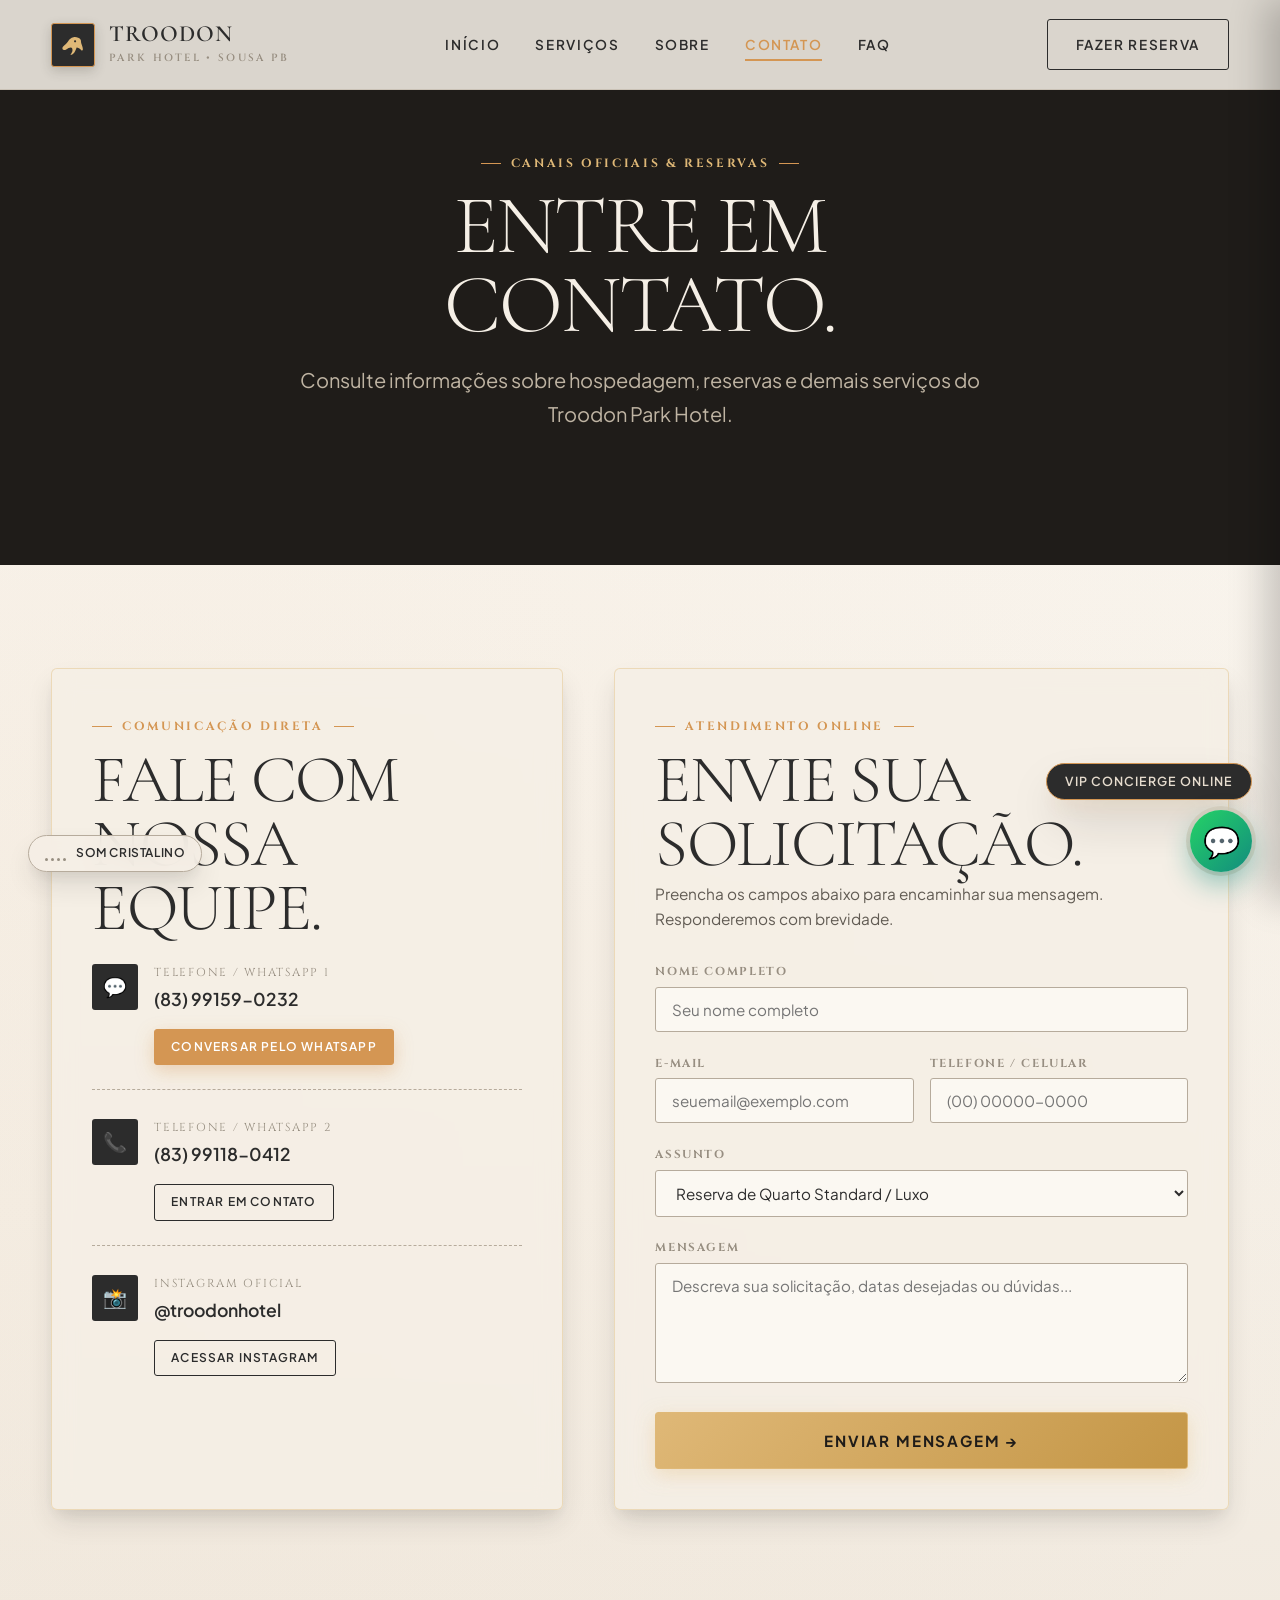
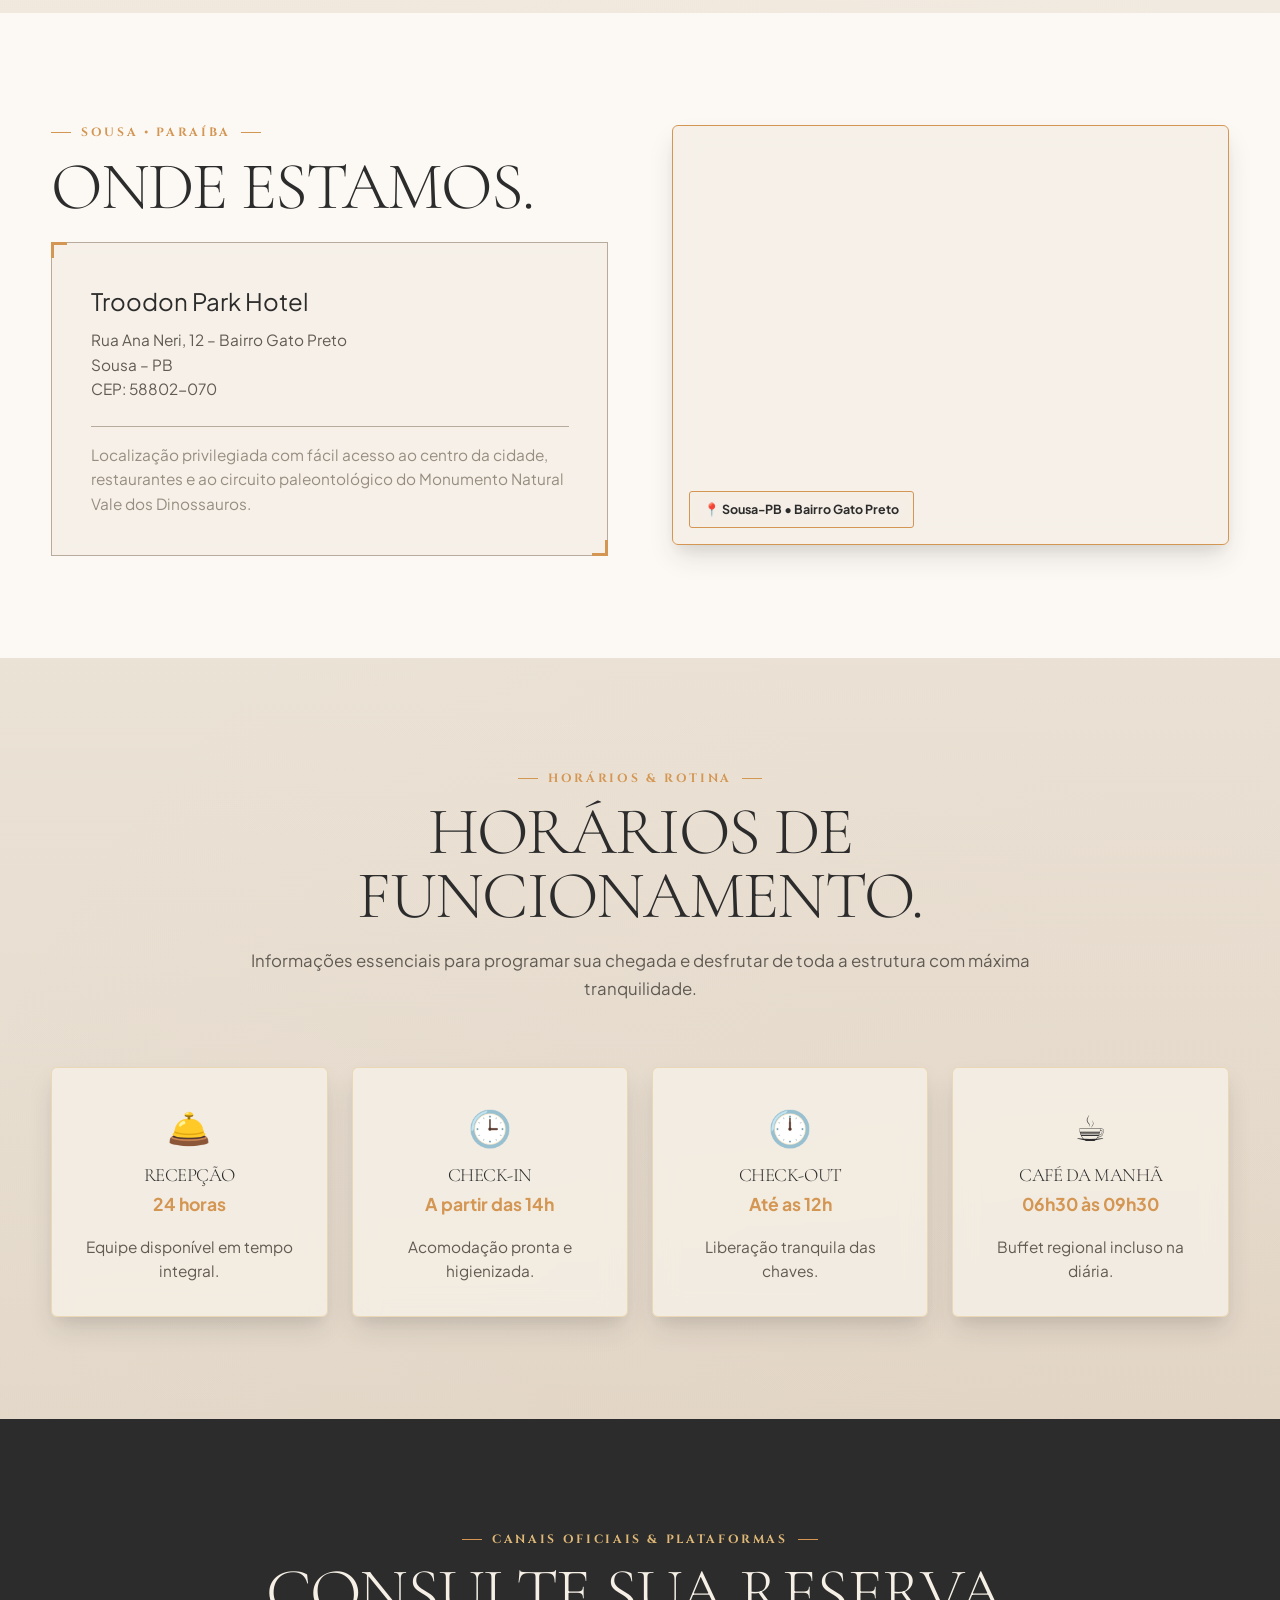
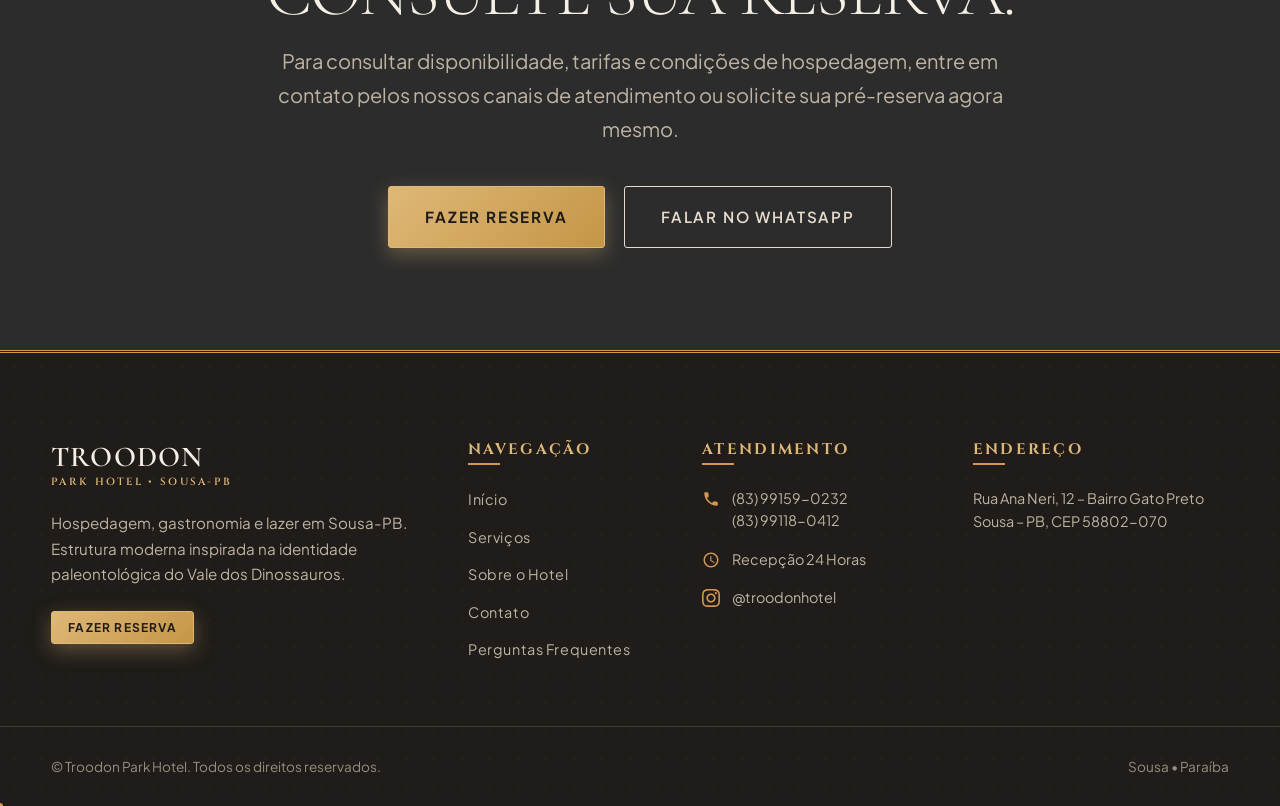
<file: pages/contato.html>
<!DOCTYPE html>
<html lang="pt-BR">
<head>
  <meta charset="UTF-8">
  <meta name="viewport" content="width=device-width, initial-scale=1.0">
  <title>Contato — Troodon Park Hotel | Telefones, WhatsApp, Localização e Reservas</title>
  <meta name="description" content="Entre em contato com o Troodon Park Hotel em Sousa-PB: WhatsApp (83) 99159-0232 / (83) 99118-0412, endereço na Rua Ana Neri, 12, recepção 24h e formulário direto.">
  
  <link rel="stylesheet" href="../assets/css/theme.css">
  <link rel="stylesheet" href="../assets/css/layout.css">
  <link rel="stylesheet" href="../assets/css/components.css">
  <link rel="stylesheet" href="../assets/css/3d-effects.css">
  <link rel="stylesheet" href="../assets/css/pages.css">
</head>
<body>

  <!-- ================= SITE HEADER ================= -->
  <header class="site-header">
    <div class="container header-inner">
      <a href="../index.html" class="brand-logo" aria-label="Troodon Park Hotel">
        <div class="logo-symbol">
          <svg viewBox="0 0 100 100" fill="currentColor">
            <path d="M78 28 C74 22 62 18 52 20 C42 22 36 28 32 35 C28 42 22 48 14 54 C10 57 8 62 10 66 C12 70 18 70 24 67 C30 64 36 60 42 60 C46 60 48 64 48 70 C48 76 44 82 40 88 C46 88 52 84 56 78 C60 72 62 66 64 60 C70 60 76 64 82 70 C84 72 88 70 88 66 C88 58 84 50 82 44 C80 38 82 32 78 28 Z M58 32 C60 32 62 34 62 36 C62 38 60 40 58 40 C56 40 54 38 54 36 C54 34 56 32 58 32 Z" />
          </svg>
        </div>
        <div class="logo-text-group">
          <span class="logo-title">Troodon</span>
          <span class="logo-subtitle">Park Hotel • Sousa PB</span>
        </div>
      </a>

      <nav class="nav-links" aria-label="Navegação principal">
        <a href="../index.html" class="nav-link">Início</a>
        <a href="servicos.html" class="nav-link">Serviços</a>
        <a href="sobre.html" class="nav-link">Sobre</a>
        <a href="contato.html" class="nav-link active">Contato</a>
        <a href="faq.html" class="nav-link">FAQ</a>
      </nav>

      <div class="header-actions">
        <a href="#bookingModal" class="btn btn-ghost btn-open-booking" data-room="standard">Fazer Reserva</a>
        <button class="mobile-toggle" aria-label="Abrir menu de navegação">
          <svg viewBox="0 0 24 24" fill="none" stroke-width="2"><path d="M4 6h16M4 12h16M4 18h16"></path></svg>
        </button>
      </div>
    </div>
  </header>

  <!-- Mobile Drawer -->
  <div class="mobile-drawer">
    <div class="drawer-header">
      <div class="logo-text-group">
        <span class="logo-title">Troodon</span>
        <span class="logo-subtitle">Park Hotel</span>
      </div>
      <button class="drawer-close drawer-close-btn" aria-label="Fechar menu">&times;</button>
    </div>
    <div class="drawer-links">
      <a href="../index.html" class="drawer-link">Início</a>
      <a href="servicos.html" class="drawer-link">Serviços</a>
      <a href="sobre.html" class="drawer-link">Sobre</a>
      <a href="contato.html" class="drawer-link active">Contato</a>
      <a href="faq.html" class="drawer-link">FAQ</a>
    </div>
    <div class="drawer-footer">
      <a href="#bookingModal" class="btn btn-gold btn-open-booking w-100">Fazer Reserva Agora</a>
    </div>
  </div>

  <main>
    <!-- ================= 1. HERO CONTATO ================= -->
    <section class="section-padding bg-dark-section page-hero-header">
      <div class="container text-center max-w-hero">
        <div class="section-kicker color-gold">Canais Oficiais & Reservas</div>
        <h1 class="section-title page-hero-title">
          Entre em contato.
        </h1>
        <p class="page-hero-subtext mb-lg">
          Consulte informações sobre hospedagem, reservas e demais serviços do Troodon Park Hotel.
        </p>
      </div>
    </section>

    <!-- ================= 2. CANAIS & FORMULÁRIO ================= -->
    <section class="section-padding">
      <div class="container">
        <div class="contact-split-grid">
          
          <!-- Coluna 1: Canais de Atendimento -->
          <div class="contact-card-info card-3d">
            <div class="section-kicker">Comunicação Direta</div>
            <h2 class="section-title mb-md">Fale com nossa equipe.</h2>
            
            <!-- WhatsApp 1 -->
            <div class="contact-channel-item">
              <div class="channel-icon">💬</div>
              <div class="flex-grow-1">
                <div class="channel-title">Telefone / WhatsApp 1</div>
                <div class="channel-detail">(83) 99159-0232</div>
                <div class="mt-sm">
                  <a href="https://wa.me/5583991590232?text=Ol%C3%A1,%20gostaria%20de%20conversar%20sobre%20reservas%20no%20Troodon%20Park%20Hotel" target="_blank" class="btn btn-saffron btn-sm">
                    Conversar pelo WhatsApp
                  </a>
                </div>
              </div>
            </div>

            <!-- WhatsApp 2 -->
            <div class="contact-channel-item">
              <div class="channel-icon">📞</div>
              <div class="flex-grow-1">
                <div class="channel-title">Telefone / WhatsApp 2</div>
                <div class="channel-detail">(83) 99118-0412</div>
                <div class="mt-sm">
                  <a href="https://wa.me/5583991180412?text=Ol%C3%A1,%20gostaria%20de%20entrar%20em%20contato%20com%20o%20Troodon%20Park%20Hotel" target="_blank" class="btn btn-ghost btn-sm">
                    Entrar em contato
                  </a>
                </div>
              </div>
            </div>

            <!-- Instagram -->
            <div class="contact-channel-item border-bottom-none">
              <div class="channel-icon">📸</div>
              <div class="flex-grow-1">
                <div class="channel-title">Instagram Oficial</div>
                <div class="channel-detail">@troodonhotel</div>
                <div class="mt-sm">
                  <a href="https://instagram.com/troodonhotel" target="_blank" class="btn btn-ghost btn-sm">
                    Acessar Instagram
                  </a>
                </div>
              </div>
            </div>

          </div>

          <!-- Coluna 2: Formulário de Contato -->
          <div class="contact-form-card card-3d">
            <div class="section-kicker">Atendimento Online</div>
            <h2 class="section-title mb-xs">Envie sua solicitação.</h2>
            <p class="color-espresso mb-lg">
              Preencha os campos abaixo para encaminhar sua mensagem. Responderemos com brevidade.
            </p>

            <form id="contactForm" onsubmit="event.preventDefault(); handleContactSubmit();">
              <div class="form-group">
                <label class="form-label" for="contactNome">Nome completo</label>
                <input type="text" id="contactNome" class="form-control" placeholder="Seu nome completo" required>
              </div>

              <div class="form-row-2col">
                <div class="form-group">
                  <label class="form-label" for="contactEmail">E-mail</label>
                  <input type="email" id="contactEmail" class="form-control" placeholder="seuemail@exemplo.com" required>
                </div>
                <div class="form-group">
                  <label class="form-label" for="contactTelefone">Telefone / Celular</label>
                  <input type="tel" id="contactTelefone" class="form-control" placeholder="(00) 00000-0000" required>
                </div>
              </div>

              <div class="form-group">
                <label class="form-label" for="contactAssunto">Assunto</label>
                <select id="contactAssunto" class="form-control">
                  <option value="Reserva de Quarto Standard / Luxo">Reserva de Quarto Standard / Luxo</option>
                  <option value="Estadia Prolongada em Flat Mobiliado">Estadia Prolongada em Flat Mobiliado</option>
                  <option value="Restaurante & Café da Manhã">Restaurante & Café da Manhã</option>
                  <option value="Área de Lazer e Bar Molhado">Área de Lazer e Bar Molhado</option>
                  <option value="Eventos e Confraternizações">Eventos e Confraternizações</option>
                  <option value="Outras Informações">Outras Informações</option>
                </select>
              </div>

              <div class="form-group">
                <label class="form-label" for="contactMensagem">Mensagem</label>
                <textarea id="contactMensagem" class="form-control" placeholder="Descreva sua solicitação, datas desejadas ou dúvidas..." required></textarea>
              </div>

              <button type="submit" class="btn btn-gold btn-lg w-100">
                Enviar mensagem &rarr;
              </button>
            </form>

            <div id="contactFeedback" class="contact-feedback-box">
              Mensagem enviada com sucesso! Nossa equipe entrará em contato em breve.
            </div>
          </div>

        </div>
      </div>
    </section>

    <!-- ================= 3. LOCALIZAÇÃO & MAPA ================= -->
    <section class="section-padding bg-crema-section">
      <div class="container">
        <div class="split-feature-showcase">
          <div>
            <div class="section-kicker">Sousa • Paraíba</div>
            <h2 class="section-title">Onde estamos.</h2>
            <div class="ornament-frame mt-md">
              <p class="conditions-banner-title color-onyx">
                Troodon Park Hotel
              </p>
              <p class="color-espresso mb-md">
                Rua Ana Neri, 12 – Bairro Gato Preto<br>
                Sousa – PB<br>
                CEP: 58802-070
              </p>
              <div class="border-top-stone">
                <p class="color-walnut">
                  Localização privilegiada com fácil acesso ao centro da cidade, restaurantes e ao circuito paleontológico do Monumento Natural Vale dos Dinossauros.
                </p>
              </div>
            </div>
          </div>

          <!-- Mapa 3D Canvas / Embed Estilizado -->
          <div class="feature-media-stack perspective-viewport">
            <div class="card-3d map-card-3d">
              <iframe 
                src="https://www.google.com/maps/embed?pb=!1m18!1m12!1m3!1d3962.678768798991!2d-38.234676!3d-6.758412!2m3!1f0!2f0!3f0!3m2!1i1024!2i768!4f13.1!3m3!1m2!1s0x7a39396ebf1cf59%3A0x6b5a34e0689e491f!2sSousa%20-%20PB!5e0!3m2!1spt-BR!2sbr!4v1680000000000!5m2!1spt-BR!2sbr" 
                class="map-iframe"
                allowfullscreen="" 
                loading="lazy" 
                referrerpolicy="no-referrer-when-downgrade"
                title="Localização do Troodon Park Hotel em Sousa-PB">
              </iframe>
              <div class="map-pin-badge">
                📍 Sousa-PB • Bairro Gato Preto
              </div>
            </div>
          </div>
        </div>
      </div>
    </section>

    <!-- ================= 4. INFORMAÇÕES ÚTEIS ================= -->
    <section class="section-padding">
      <div class="container">
        <div class="section-header text-center">
          <div class="section-kicker">Horários & Rotina</div>
          <h2 class="section-title">Horários de funcionamento.</h2>
          <p class="section-subtitle">
            Informações essenciais para programar sua chegada e desfrutar de toda a estrutura com máxima tranquilidade.
          </p>
        </div>

        <div class="contact-hours-grid perspective-viewport">
          <div class="card-3d contact-hours-card">
            <div class="contact-hours-icon">🛎️</div>
            <h3 class="mb-xs">Recepção</h3>
            <p class="contact-hours-status">24 horas</p>
            <p class="color-espresso mt-sm">Equipe disponível em tempo integral.</p>
          </div>

          <div class="card-3d contact-hours-card">
            <div class="contact-hours-icon">🕒</div>
            <h3 class="mb-xs">Check-in</h3>
            <p class="contact-hours-status">A partir das 14h</p>
            <p class="color-espresso mt-sm">Acomodação pronta e higienizada.</p>
          </div>

          <div class="card-3d contact-hours-card">
            <div class="contact-hours-icon">🕛</div>
            <h3 class="mb-xs">Check-out</h3>
            <p class="contact-hours-status">Até as 12h</p>
            <p class="color-espresso mt-sm">Liberação tranquila das chaves.</p>
          </div>

          <div class="card-3d contact-hours-card">
            <div class="contact-hours-icon">☕</div>
            <h3 class="mb-xs">Café da Manhã</h3>
            <p class="contact-hours-status">06h30 às 09h30</p>
            <p class="color-espresso mt-sm">Buffet regional incluso na diária.</p>
          </div>
        </div>
      </div>
    </section>

    <!-- ================= 5. RESERVAS & CTA FINAL ================= -->
    <section class="section-padding bg-onyx-section">
      <div class="container text-center max-w-cta">
        <div class="section-kicker color-gold">Canais Oficiais & Plataformas</div>
        <h2 class="section-title color-crema">Consulte sua reserva.</h2>
        <p class="page-hero-subtext mb-xl">
          Para consultar disponibilidade, tarifas e condições de hospedagem, entre em contato pelos nossos canais de atendimento ou solicite sua pré-reserva agora mesmo.
        </p>
        <div class="d-flex gap-md justify-center flex-wrap">
          <button class="btn btn-gold btn-lg btn-open-booking" data-room="standard">Fazer Reserva</button>
          <a href="https://wa.me/5583991590232?text=Ol%C3%A1,%20gostaria%20de%20consultar%20disponibilidade" target="_blank" class="btn btn-ghost-light btn-lg">Falar no WhatsApp</a>
        </div>
      </div>
    </section>
  </main>

  <!-- ================= SITE FOOTER ================= -->
  <footer class="site-footer">
    <div class="container footer-top">
      <div class="footer-grid">
        <div>
          <div class="logo-text-group">
            <span class="logo-title footer-logo-title">Troodon</span>
            <span class="logo-subtitle footer-logo-sub">Park Hotel • Sousa-PB</span>
          </div>
          <p class="footer-brand-desc">
            Hospedagem, gastronomia e lazer em Sousa-PB. Estrutura moderna inspirada na identidade paleontológica do Vale dos Dinossauros.
          </p>
          <div class="footer-cta-wrap">
            <button class="btn btn-gold btn-sm btn-open-booking">Fazer Reserva</button>
          </div>
        </div>

        <div>
          <h4 class="footer-heading">Navegação</h4>
          <ul class="footer-nav-list">
            <li><a href="../index.html">Início</a></li>
            <li><a href="servicos.html">Serviços</a></li>
            <li><a href="sobre.html">Sobre o Hotel</a></li>
            <li><a href="contato.html">Contato</a></li>
            <li><a href="faq.html">Perguntas Frequentes</a></li>
          </ul>
        </div>

        <div>
          <h4 class="footer-heading">Atendimento</h4>
          <div class="footer-contact-item">
            <svg viewBox="0 0 24 24"><path d="M6.62 10.79c1.44 2.83 3.76 5.14 6.59 6.59l2.2-2.2c.27-.27.67-.36 1.02-.24 1.12.37 2.33.57 3.57.57.55 0 1 .45 1 1V20c0 .55-.45 1-1 1-9.39 0-17-7.61-17-17 0-.55.45-1 1-1h3.5c.55 0 1 .45 1 1 0 1.25.2 2.45.57 3.57.11.35.03.74-.25 1.02l-2.2 2.2z"/></svg>
            <div>
              <a href="https://wa.me/5583991590232" target="_blank">(83) 99159-0232</a> <br>
              <a href="https://wa.me/5583991180412" target="_blank">(83) 99118-0412</a>
            </div>
          </div>
          <div class="footer-contact-item">
            <svg viewBox="0 0 24 24"><path d="M11.99 2C6.47 2 2 6.48 2 12s4.47 10 9.99 10C17.52 22 22 17.52 22 12S17.52 2 11.99 2zM12 20c-4.42 0-8-3.58-8-8s3.58-8 8-8 8 3.58 8 8-3.58 8-8 8zm.5-13H11v6l5.25 3.15.75-1.23-4.5-2.67z"/></svg>
            <div>Recepção 24 Horas</div>
          </div>
          <div class="footer-contact-item">
            <svg viewBox="0 0 24 24"><path d="M12 2.163c3.204 0 3.584.012 4.85.07 3.252.148 4.771 1.691 4.919 4.919.058 1.265.069 1.645.069 4.849 0 3.205-.012 3.584-.069 4.849-.149 3.225-1.664 4.771-4.919 4.919-1.266.058-1.644.07-4.85.07-3.204 0-3.584-.012-4.849-.07-3.26-.149-4.771-1.699-4.919-4.92-.058-1.265-.07-1.644-.07-4.849 0-3.204.013-3.583.07-4.849.149-3.227 1.664-4.771 4.919-4.919 1.266-.057 1.645-.069 4.849-.069zm0-2.163c-3.259 0-3.667.014-4.947.072-4.358.2-6.78 2.618-6.98 6.98-.059 1.281-.073 1.689-.073 4.948 0 3.259.014 3.668.072 4.948.2 4.358 2.618 6.78 6.98 6.98 1.281.058 1.689.072 4.948.072 3.259 0 3.668-.014 4.948-.072 4.354-.2 6.782-2.618 6.979-6.98.059-1.28.073-1.689.073-4.948 0-3.259-.014-3.667-.072-4.947-.196-4.354-2.617-6.78-6.979-6.98-1.281-.059-1.69-.073-4.949-.073zm0 5.838c-3.403 0-6.162 2.759-6.162 6.162s2.759 6.163 6.162 6.163 6.162-2.759 6.162-6.163c0-3.403-2.759-6.162-6.162-6.162zm0 10.162c-2.209 0-4-1.79-4-4 0-2.209 1.791-4 4-4s4 1.791 4 4c0 2.21-1.791 4-4 4zm6.406-11.845c-.796 0-1.441.645-1.441 1.44s.645 1.44 1.441 1.44c.795 0 1.439-.645 1.439-1.44s-.644-1.44-1.439-1.44z"/></svg>
            <div><a href="https://instagram.com/troodonhotel" target="_blank">@troodonhotel</a></div>
          </div>
        </div>

        <div>
          <h4 class="footer-heading">Endereço</h4>
          <p class="footer-address-desc">
            Rua Ana Neri, 12 – Bairro Gato Preto<br>
            Sousa – PB, CEP 58802-070
          </p>
        </div>
      </div>
    </div>

    <div class="footer-bottom">
      <div class="container footer-bottom-inner">
        <div>© Troodon Park Hotel. Todos os direitos reservados.</div>
        <div>Sousa • Paraíba</div>
      </div>
    </div>
  </footer>

  <!-- Concierge & Audio -->
  <div class="floating-concierge">
    <div class="concierge-pill"><span>VIP Concierge Online</span></div>
    <a href="https://wa.me/5583991590232?text=Ol%C3%A1,%20gostaria%20de%20falar%20com%20o%20atendimento%20do%20Troodon%20Park%20Hotel" target="_blank" class="concierge-btn-3d" aria-label="WhatsApp Concierge">💬</a>
  </div>

  <div class="widget-sound-ambient" id="soundAmbientWidget">
    <div class="sound-waves paused">
      <div class="sound-wave-bar"></div><div class="sound-wave-bar"></div><div class="sound-wave-bar"></div><div class="sound-wave-bar"></div>
    </div>
    <span>Som Cristalino</span>
  </div>

  <!-- Booking Modal Engine -->
  <div class="modal-overlay" id="bookingModal">
    <div class="modal-card">
      <div class="modal-header">
        <div class="modal-title-wrap">
          <div class="section-kicker color-gold mb-xs">Simulador de Tarifas</div>
          <h3>Consultar Reserva</h3>
        </div>
        <button class="modal-close-btn">&times;</button>
      </div>

      <div class="modal-body">
        <div class="form-row-2col">
          <div class="form-group">
            <label class="form-label" for="modalCheckin">Data de Check-in (a partir 14h)</label>
            <input type="date" id="modalCheckin" class="form-control">
          </div>
          <div class="form-group">
            <label class="form-label" for="modalCheckout">Data de Check-out (até 12h)</label>
            <input type="date" id="modalCheckout" class="form-control">
          </div>
        </div>

        <div class="form-row-2col">
          <div class="form-group">
            <label class="form-label" for="modalRoom">Categoria de Acomodação</label>
            <select id="modalRoom" class="form-control">
              <option value="standard">Quarto Standard Duplo (R$ 220/noite)</option>
              <option value="luxo">Quarto Luxo Premium (R$ 340/noite)</option>
              <option value="flat">Flat Mobiliado Completo (R$ 420/noite)</option>
            </select>
          </div>
          <div class="form-group">
            <label class="form-label" for="modalGuests">Número de Hóspedes</label>
            <select id="modalGuests" class="form-control">
              <option value="1 Adulto">1 Adulto</option>
              <option value="2 Adultos" selected>2 Adultos</option>
              <option value="3 Hóspedes">3 Hóspedes</option>
              <option value="4 Hóspedes">4 Hóspedes</option>
            </select>
          </div>
        </div>

        <div class="calc-summary-box">
          <div>
            <div class="calc-label">Total Estimado (<span id="modalNightsCount">2 diárias</span>)</div>
            <div class="modal-sub-label">Café da manhã regional incluso</div>
          </div>
          <div class="calc-price-big" id="modalTotalPrice">R$ 440,00</div>
        </div>

        <button class="btn btn-gold btn-lg w-100" id="btnSubmitWhatsApp">
          Concluir via WhatsApp Oficial &rarr;
        </button>
      </div>
    </div>
  </div>

  <script src="../assets/js/main.js"></script>
  <script src="../assets/js/tilt-3d.js"></script>
  <script src="../assets/js/booking-system.js"></script>
  <script>
    function handleContactSubmit() {
      const nome = document.getElementById('contactNome').value;
      const feedback = document.getElementById('contactFeedback');
      feedback.style.display = 'block';
      feedback.textContent = `Obrigado, ${nome}! Sua mensagem foi encaminhada à equipe do Troodon Park Hotel. Responderemos em breve!`;
      document.getElementById('contactForm').reset();
    }
  </script>
</body>
</html>
</file>
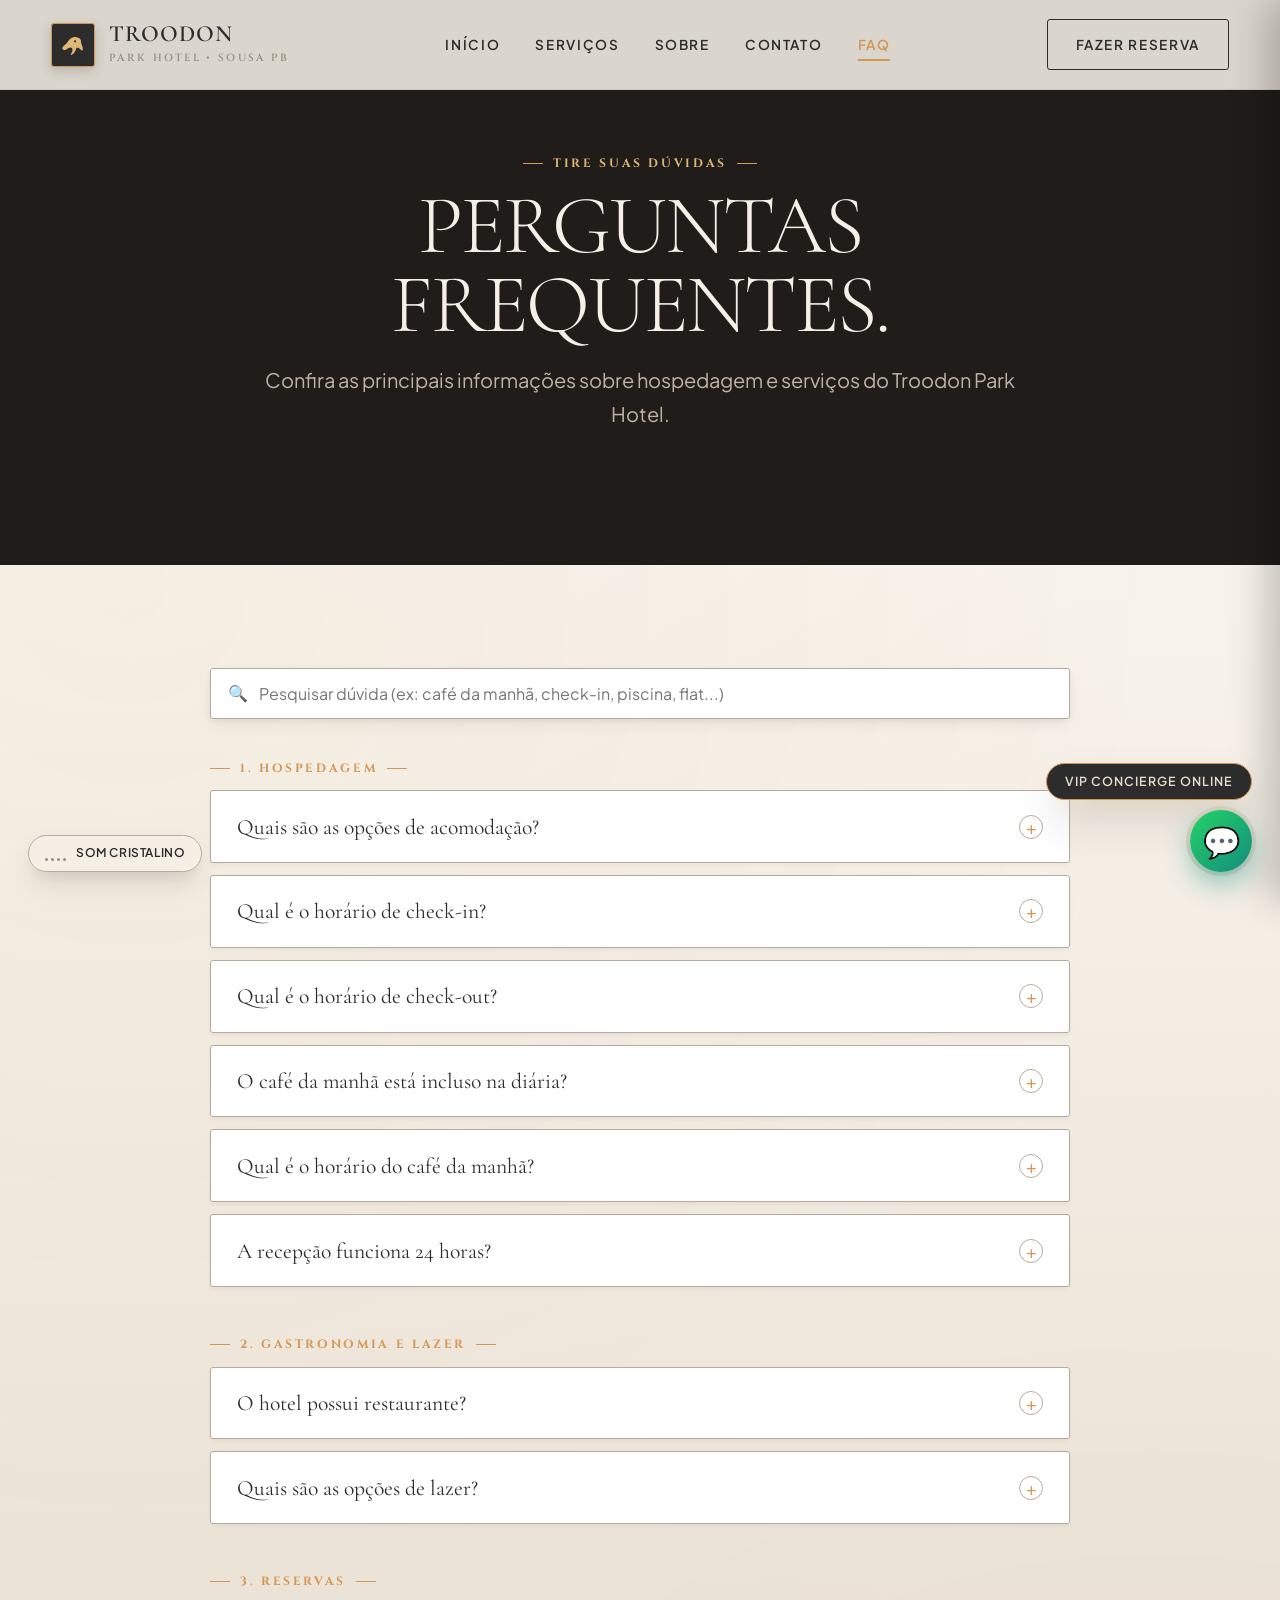
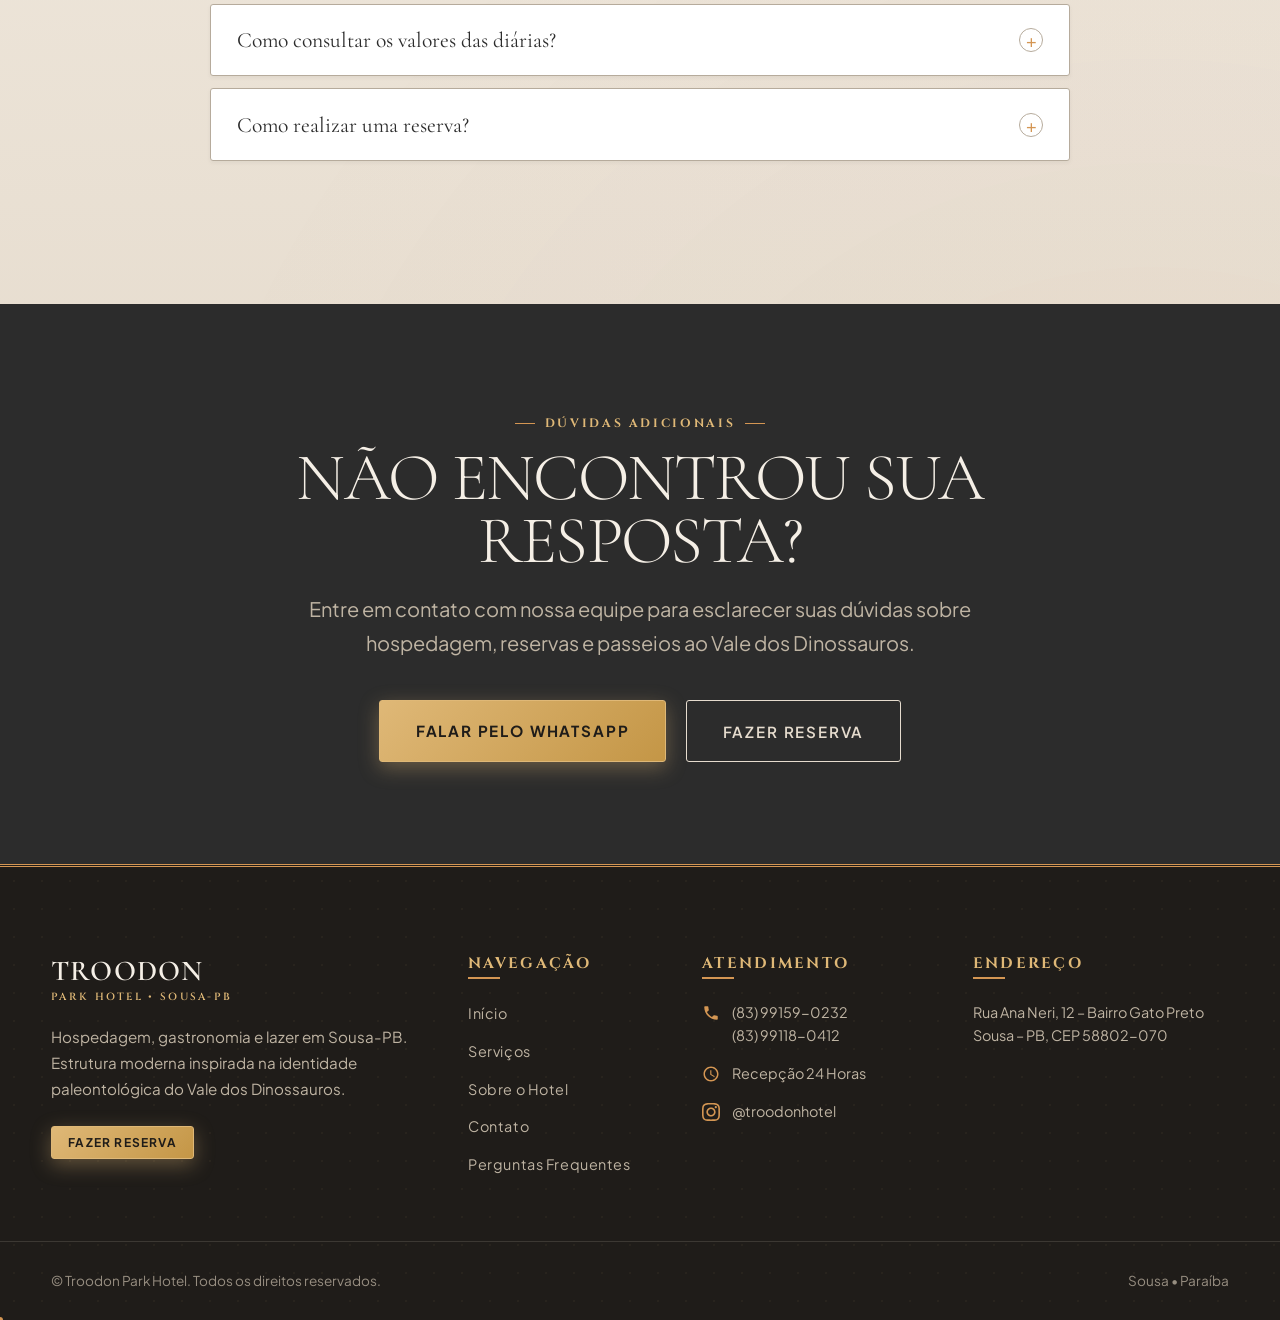
<file: pages/faq.html>
<!DOCTYPE html>
<html lang="pt-BR">
<head>
  <meta charset="UTF-8">
  <meta name="viewport" content="width=device-width, initial-scale=1.0">
  <title>FAQ — Troodon Park Hotel | Dúvidas Frequentes sobre Hospedagem e Serviços</title>
  <meta name="description" content="Perguntas frequentes do Troodon Park Hotel em Sousa-PB: check-in, check-out, café da manhã regional, piscina na cobertura, bar molhado e tarifas.">
  
  <link rel="stylesheet" href="../assets/css/theme.css">
  <link rel="stylesheet" href="../assets/css/layout.css">
  <link rel="stylesheet" href="../assets/css/components.css">
  <link rel="stylesheet" href="../assets/css/3d-effects.css">
  <link rel="stylesheet" href="../assets/css/pages.css">
</head>
<body>

  <!-- ================= SITE HEADER ================= -->
  <header class="site-header">
    <div class="container header-inner">
      <a href="../index.html" class="brand-logo" aria-label="Troodon Park Hotel">
        <div class="logo-symbol">
          <svg viewBox="0 0 100 100" fill="currentColor">
            <path d="M78 28 C74 22 62 18 52 20 C42 22 36 28 32 35 C28 42 22 48 14 54 C10 57 8 62 10 66 C12 70 18 70 24 67 C30 64 36 60 42 60 C46 60 48 64 48 70 C48 76 44 82 40 88 C46 88 52 84 56 78 C60 72 62 66 64 60 C70 60 76 64 82 70 C84 72 88 70 88 66 C88 58 84 50 82 44 C80 38 82 32 78 28 Z M58 32 C60 32 62 34 62 36 C62 38 60 40 58 40 C56 40 54 38 54 36 C54 34 56 32 58 32 Z" />
          </svg>
        </div>
        <div class="logo-text-group">
          <span class="logo-title">Troodon</span>
          <span class="logo-subtitle">Park Hotel • Sousa PB</span>
        </div>
      </a>

      <nav class="nav-links" aria-label="Navegação principal">
        <a href="../index.html" class="nav-link">Início</a>
        <a href="servicos.html" class="nav-link">Serviços</a>
        <a href="sobre.html" class="nav-link">Sobre</a>
        <a href="contato.html" class="nav-link">Contato</a>
        <a href="faq.html" class="nav-link active">FAQ</a>
      </nav>

      <div class="header-actions">
        <a href="#bookingModal" class="btn btn-ghost btn-open-booking" data-room="standard">Fazer Reserva</a>
        <button class="mobile-toggle" aria-label="Abrir menu de navegação">
          <svg viewBox="0 0 24 24" fill="none" stroke-width="2"><path d="M4 6h16M4 12h16M4 18h16"></path></svg>
        </button>
      </div>
    </div>
  </header>

  <!-- Mobile Drawer -->
  <div class="mobile-drawer">
    <div class="drawer-header">
      <div class="logo-text-group">
        <span class="logo-title">Troodon</span>
        <span class="logo-subtitle">Park Hotel</span>
      </div>
      <button class="drawer-close drawer-close-btn" aria-label="Fechar menu">&times;</button>
    </div>
    <div class="drawer-links">
      <a href="../index.html" class="drawer-link">Início</a>
      <a href="servicos.html" class="drawer-link">Serviços</a>
      <a href="sobre.html" class="drawer-link">Sobre</a>
      <a href="contato.html" class="drawer-link">Contato</a>
      <a href="faq.html" class="drawer-link active">FAQ</a>
    </div>
    <div class="drawer-footer">
      <a href="#bookingModal" class="btn btn-gold btn-open-booking w-100">Fazer Reserva Agora</a>
    </div>
  </div>

  <main>
    <!-- ================= 1. HERO FAQ ================= -->
    <section class="section-padding bg-dark-section page-hero-header">
      <div class="container text-center max-w-hero">
        <div class="section-kicker color-gold">Tire Suas Dúvidas</div>
        <h1 class="section-title page-hero-title">
          Perguntas frequentes.
        </h1>
        <p class="page-hero-subtext mb-lg">
          Confira as principais informações sobre hospedagem e serviços do Troodon Park Hotel.
        </p>
      </div>
    </section>

    <!-- ================= 2. ACORDEÃO INTERATIVO COM BUSCA ================= -->
    <section class="section-padding">
      <div class="container">
        <div class="faq-container">
          
          <!-- Search box -->
          <div class="faq-search-box">
            <span class="faq-search-icon">🔍</span>
            <input type="text" id="faqSearchInput" class="faq-search-input" placeholder="Pesquisar dúvida (ex: café da manhã, check-in, piscina, flat...)" oninput="filterFaq();">
          </div>

          <!-- Categoria: Hospedagem -->
          <div class="mb-xl">
            <div class="section-kicker">1. Hospedagem</div>
            
            <div class="faq-item">
              <button class="faq-question-btn" onclick="toggleFaq(this)">
                <span class="faq-question-text">Quais são as opções de acomodação?</span>
                <span class="faq-toggle-icon">+</span>
              </button>
              <div class="faq-answer">
                <p>O hotel oferece quartos Standard e Luxo, além de flats mobiliados para estadias prolongadas.</p>
              </div>
            </div>

            <div class="faq-item">
              <button class="faq-question-btn" onclick="toggleFaq(this)">
                <span class="faq-question-text">Qual é o horário de check-in?</span>
                <span class="faq-toggle-icon">+</span>
              </button>
              <div class="faq-answer">
                <p>A entrada nas acomodações começa a partir das 14h.</p>
              </div>
            </div>

            <div class="faq-item">
              <button class="faq-question-btn" onclick="toggleFaq(this)">
                <span class="faq-question-text">Qual é o horário de check-out?</span>
                <span class="faq-toggle-icon">+</span>
              </button>
              <div class="faq-answer">
                <p>A saída deve ocorrer até as 12h.</p>
              </div>
            </div>

            <div class="faq-item">
              <button class="faq-question-btn" onclick="toggleFaq(this)">
                <span class="faq-question-text">O café da manhã está incluso na diária?</span>
                <span class="faq-toggle-icon">+</span>
              </button>
              <div class="faq-answer">
                <p>Sim. O café da manhã regional está incluso nas diárias.</p>
              </div>
            </div>

            <div class="faq-item">
              <button class="faq-question-btn" onclick="toggleFaq(this)">
                <span class="faq-question-text">Qual é o horário do café da manhã?</span>
                <span class="faq-toggle-icon">+</span>
              </button>
              <div class="faq-answer">
                <p>Das 06h30 às 09h30 diariamente.</p>
              </div>
            </div>

            <div class="faq-item">
              <button class="faq-question-btn" onclick="toggleFaq(this)">
                <span class="faq-question-text">A recepção funciona 24 horas?</span>
                <span class="faq-toggle-icon">+</span>
              </button>
              <div class="faq-answer">
                <p>Sim. A recepção funciona durante todo o dia e noite, oferecendo atendimento e segurança ininterruptos.</p>
              </div>
            </div>
          </div>

          <!-- Categoria: Gastronomia e Lazer -->
          <div class="mb-xl">
            <div class="section-kicker">2. Gastronomia e Lazer</div>

            <div class="faq-item">
              <button class="faq-question-btn" onclick="toggleFaq(this)">
                <span class="faq-question-text">O hotel possui restaurante?</span>
                <span class="faq-toggle-icon">+</span>
              </button>
              <div class="faq-answer">
                <p>Sim. O empreendimento conta com restaurante à la carte oferecendo pratos da culinária regional paraibana e receitas contemporâneas.</p>
              </div>
            </div>

            <div class="faq-item">
              <button class="faq-question-btn" onclick="toggleFaq(this)">
                <span class="faq-question-text">Quais são as opções de lazer?</span>
                <span class="faq-toggle-icon">+</span>
              </button>
              <div class="faq-answer">
                <p>O hotel dispõe de piscina na cobertura e bar molhado com espreguiçadeiras e serviço de bebidas e petiscos.</p>
              </div>
            </div>
          </div>

          <!-- Categoria: Reservas -->
          <div class="mb-xl">
            <div class="section-kicker">3. Reservas</div>

            <div class="faq-item">
              <button class="faq-question-btn" onclick="toggleFaq(this)">
                <span class="faq-question-text">Como consultar os valores das diárias?</span>
                <span class="faq-toggle-icon">+</span>
              </button>
              <div class="faq-answer">
                <p>As tarifas variam conforme a temporada e a categoria da acomodação. Consulte os valores atualizados diretamente com a equipe pelos canais de atendimento ou pelo simulador de reservas no site.</p>
              </div>
            </div>

            <div class="faq-item">
              <button class="faq-question-btn" onclick="toggleFaq(this)">
                <span class="faq-question-text">Como realizar uma reserva?</span>
                <span class="faq-toggle-icon">+</span>
              </button>
              <div class="faq-answer">
                <p>Entre em contato pelos telefones e WhatsApp disponibilizados no site ou consulte os canais parceiros de reserva como Booking e Expedia.</p>
              </div>
            </div>
          </div>

        </div>
      </div>
    </section>

    <!-- ================= 3. CTA FINAL FAQ ================= -->
    <section class="section-padding bg-onyx-section">
      <div class="container text-center max-w-cta">
        <div class="section-kicker color-gold">Dúvidas Adicionais</div>
        <h2 class="section-title color-crema">Não encontrou sua resposta?</h2>
        <p class="page-hero-subtext mb-xl">
          Entre em contato com nossa equipe para esclarecer suas dúvidas sobre hospedagem, reservas e passeios ao Vale dos Dinossauros.
        </p>
        <div class="d-flex gap-md justify-center flex-wrap">
          <a href="https://wa.me/5583991590232?text=Ol%C3%A1,%20gostaria%20de%20tirar%20uma%20d%C3%BAvida%20sobre%20o%20hotel" target="_blank" class="btn btn-gold btn-lg">Falar pelo WhatsApp</a>
          <button class="btn btn-ghost-light btn-lg btn-open-booking" data-room="standard">Fazer Reserva</button>
        </div>
      </div>
    </section>
  </main>

  <!-- ================= SITE FOOTER ================= -->
  <footer class="site-footer">
    <div class="container footer-top">
      <div class="footer-grid">
        <div>
          <div class="logo-text-group">
            <span class="logo-title footer-logo-title">Troodon</span>
            <span class="logo-subtitle footer-logo-sub">Park Hotel • Sousa-PB</span>
          </div>
          <p class="footer-brand-desc">
            Hospedagem, gastronomia e lazer em Sousa-PB. Estrutura moderna inspirada na identidade paleontológica do Vale dos Dinossauros.
          </p>
          <div class="footer-cta-wrap">
            <button class="btn btn-gold btn-sm btn-open-booking">Fazer Reserva</button>
          </div>
        </div>

        <div>
          <h4 class="footer-heading">Navegação</h4>
          <ul class="footer-nav-list">
            <li><a href="../index.html">Início</a></li>
            <li><a href="servicos.html">Serviços</a></li>
            <li><a href="sobre.html">Sobre o Hotel</a></li>
            <li><a href="contato.html">Contato</a></li>
            <li><a href="faq.html">Perguntas Frequentes</a></li>
          </ul>
        </div>

        <div>
          <h4 class="footer-heading">Atendimento</h4>
          <div class="footer-contact-item">
            <svg viewBox="0 0 24 24"><path d="M6.62 10.79c1.44 2.83 3.76 5.14 6.59 6.59l2.2-2.2c.27-.27.67-.36 1.02-.24 1.12.37 2.33.57 3.57.57.55 0 1 .45 1 1V20c0 .55-.45 1-1 1-9.39 0-17-7.61-17-17 0-.55.45-1 1-1h3.5c.55 0 1 .45 1 1 0 1.25.2 2.45.57 3.57.11.35.03.74-.25 1.02l-2.2 2.2z"/></svg>
            <div>
              <a href="https://wa.me/5583991590232" target="_blank">(83) 99159-0232</a> <br>
              <a href="https://wa.me/5583991180412" target="_blank">(83) 99118-0412</a>
            </div>
          </div>
          <div class="footer-contact-item">
            <svg viewBox="0 0 24 24"><path d="M11.99 2C6.47 2 2 6.48 2 12s4.47 10 9.99 10C17.52 22 22 17.52 22 12S17.52 2 11.99 2zM12 20c-4.42 0-8-3.58-8-8s3.58-8 8-8 8 3.58 8 8-3.58 8-8 8zm.5-13H11v6l5.25 3.15.75-1.23-4.5-2.67z"/></svg>
            <div>Recepção 24 Horas</div>
          </div>
          <div class="footer-contact-item">
            <svg viewBox="0 0 24 24"><path d="M12 2.163c3.204 0 3.584.012 4.85.07 3.252.148 4.771 1.691 4.919 4.919.058 1.265.069 1.645.069 4.849 0 3.205-.012 3.584-.069 4.849-.149 3.225-1.664 4.771-4.919 4.919-1.266.058-1.644.07-4.85.07-3.204 0-3.584-.012-4.849-.07-3.26-.149-4.771-1.699-4.919-4.92-.058-1.265-.07-1.644-.07-4.849 0-3.204.013-3.583.07-4.849.149-3.227 1.664-4.771 4.919-4.919 1.266-.057 1.645-.069 4.849-.069zm0-2.163c-3.259 0-3.667.014-4.947.072-4.358.2-6.78 2.618-6.98 6.98-.059 1.281-.073 1.689-.073 4.948 0 3.259.014 3.668.072 4.948.2 4.358 2.618 6.78 6.98 6.98 1.281.058 1.689.072 4.948.072 3.259 0 3.668-.014 4.948-.072 4.354-.2 6.782-2.618 6.979-6.98.059-1.28.073-1.689.073-4.948 0-3.259-.014-3.667-.072-4.947-.196-4.354-2.617-6.78-6.979-6.98-1.281-.059-1.69-.073-4.949-.073zm0 5.838c-3.403 0-6.162 2.759-6.162 6.162s2.759 6.163 6.162 6.163 6.162-2.759 6.162-6.163c0-3.403-2.759-6.162-6.162-6.162zm0 10.162c-2.209 0-4-1.79-4-4 0-2.209 1.791-4 4-4s4 1.791 4 4c0 2.21-1.791 4-4 4zm6.406-11.845c-.796 0-1.441.645-1.441 1.44s.645 1.44 1.441 1.44c.795 0 1.439-.645 1.439-1.44s-.644-1.44-1.439-1.44z"/></svg>
            <div><a href="https://instagram.com/troodonhotel" target="_blank">@troodonhotel</a></div>
          </div>
        </div>

        <div>
          <h4 class="footer-heading">Endereço</h4>
          <p class="footer-address-desc">
            Rua Ana Neri, 12 – Bairro Gato Preto<br>
            Sousa – PB, CEP 58802-070
          </p>
        </div>
      </div>
    </div>

    <div class="footer-bottom">
      <div class="container footer-bottom-inner">
        <div>© Troodon Park Hotel. Todos os direitos reservados.</div>
        <div>Sousa • Paraíba</div>
      </div>
    </div>
  </footer>

  <!-- Concierge & Audio -->
  <div class="floating-concierge">
    <div class="concierge-pill"><span>VIP Concierge Online</span></div>
    <a href="https://wa.me/5583991590232?text=Ol%C3%A1,%20gostaria%20de%20falar%20com%20o%20atendimento%20do%20Troodon%20Park%20Hotel" target="_blank" class="concierge-btn-3d" aria-label="WhatsApp Concierge">💬</a>
  </div>

  <div class="widget-sound-ambient" id="soundAmbientWidget">
    <div class="sound-waves paused">
      <div class="sound-wave-bar"></div><div class="sound-wave-bar"></div><div class="sound-wave-bar"></div><div class="sound-wave-bar"></div>
    </div>
    <span>Som Cristalino</span>
  </div>

  <!-- Booking Modal Engine -->
  <div class="modal-overlay" id="bookingModal">
    <div class="modal-card">
      <div class="modal-header">
        <div class="modal-title-wrap">
          <div class="section-kicker color-gold mb-xs">Simulador de Tarifas</div>
          <h3>Consultar Reserva</h3>
        </div>
        <button class="modal-close-btn">&times;</button>
      </div>

      <div class="modal-body">
        <div class="form-row-2col">
          <div class="form-group">
            <label class="form-label" for="modalCheckin">Data de Check-in (a partir 14h)</label>
            <input type="date" id="modalCheckin" class="form-control">
          </div>
          <div class="form-group">
            <label class="form-label" for="modalCheckout">Data de Check-out (até 12h)</label>
            <input type="date" id="modalCheckout" class="form-control">
          </div>
        </div>

        <div class="form-row-2col">
          <div class="form-group">
            <label class="form-label" for="modalRoom">Categoria de Acomodação</label>
            <select id="modalRoom" class="form-control">
              <option value="standard">Quarto Standard Duplo (R$ 220/noite)</option>
              <option value="luxo">Quarto Luxo Premium (R$ 340/noite)</option>
              <option value="flat">Flat Mobiliado Completo (R$ 420/noite)</option>
            </select>
          </div>
          <div class="form-group">
            <label class="form-label" for="modalGuests">Número de Hóspedes</label>
            <select id="modalGuests" class="form-control">
              <option value="1 Adulto">1 Adulto</option>
              <option value="2 Adultos" selected>2 Adultos</option>
              <option value="3 Hóspedes">3 Hóspedes</option>
              <option value="4 Hóspedes">4 Hóspedes</option>
            </select>
          </div>
        </div>

        <div class="calc-summary-box">
          <div>
            <div class="calc-label">Total Estimado (<span id="modalNightsCount">2 diárias</span>)</div>
            <div class="modal-sub-label">Café da manhã regional incluso</div>
          </div>
          <div class="calc-price-big" id="modalTotalPrice">R$ 440,00</div>
        </div>

        <button class="btn btn-gold btn-lg w-100" id="btnSubmitWhatsApp">
          Concluir via WhatsApp Oficial &rarr;
        </button>
      </div>
    </div>
  </div>

  <script src="../assets/js/main.js"></script>
  <script src="../assets/js/tilt-3d.js"></script>
  <script src="../assets/js/booking-system.js"></script>
  <script>
    function toggleFaq(button) {
      const item = button.closest('.faq-item');
      const answer = item.querySelector('.faq-answer');
      const isActive = item.classList.contains('active');

      document.querySelectorAll('.faq-item').forEach(el => {
        el.classList.remove('active');
        el.querySelector('.faq-answer').style.maxHeight = null;
      });

      if (!isActive) {
        item.classList.add('active');
        answer.style.maxHeight = answer.scrollHeight + 30 + 'px';
      }
    }

    function filterFaq() {
      const query = document.getElementById('faqSearchInput').value.toLowerCase();
      document.querySelectorAll('.faq-item').forEach(item => {
        const text = item.textContent.toLowerCase();
        if (text.includes(query)) {
          item.style.display = 'block';
        } else {
          item.style.display = 'none';
        }
      });
    }
  </script>
</body>
</html>
</file>
<file: assets/css/theme.css>
/* ==========================================================================
   TROODON PARK HOTEL — DESIGN SYSTEM & TOKENS
   Palette: Maximalist Warm Beige & Saffron Spice with High Depth
   ========================================================================== */

@import url('https://fonts.googleapis.com/css2?family=Cormorant+Garamond:ital,wght@0,300;0,400;0,600;0,700;1,400&family=Plus+Jakarta+Sans:wght@300;400;500;600;700;800&family=Cinzel:wght@400;600;700&display=swap');

:root {
  /* --- The Beige Spectrum (Canvas & Layers) --- */
  --color-parchment: #d8cbb8;          /* Primary Canvas */
  --color-parchment-light: #e6dcce;    /* Soft Light Parchment */
  --color-crema: #f5efe6;              /* Ivory Cream Canvas */
  --color-crema-pure: #fcf9f4;         /* Pure Light Cream */
  --color-linen: #bfb4a3;              /* Secondary Surface Tone */
  --color-warm-stone: #b6ab9c;         /* Structural Hairlines & Borders */
  --color-sand: #cbbeab;               /* Mid-Sand Layer */

  /* --- Contrast & Type Neutrals --- */
  --color-walnut: #978e81;             /* Muted Metadata / Sub-labels */
  --color-espresso: #615b53;           /* Secondary Body Copy */
  --color-onyx-warm: #2c2c2c;          /* High Contrast Primary Text */
  --color-midnight-roast: #1f1c19;     /* Deep Shadow / Luxury Dark Surface */
  --color-night-overlay: rgba(31, 28, 25, 0.78);

  /* --- Maximalist Accents --- */
  --color-saffron-glow: #d49653;       /* Signature Saffron Spice */
  --color-saffron-bright: #e7a65d;     /* Radiant Saffron Highlight */
  --color-gold-leaf: #dfb877;          /* Champagne Gold */
  --color-gold-dark: #a07835;          /* Aged Bronze */
  --color-terracotta: #ab5a36;        /* Regional Earth Contrast */

  /* --- 3D Depth Shadows with Warm Undertones --- */
  --shadow-3d-flat: 0 2px 4px rgba(44, 44, 44, 0.06);
  --shadow-3d-sm: 0 6px 16px -2px rgba(44, 44, 44, 0.08), 0 2px 6px -1px rgba(97, 91, 83, 0.1);
  --shadow-3d-md: 0 14px 28px -4px rgba(44, 44, 44, 0.14), 0 8px 14px -6px rgba(97, 91, 83, 0.12);
  --shadow-3d-lg: 0 24px 48px -8px rgba(31, 28, 25, 0.22), 0 12px 24px -10px rgba(212, 150, 83, 0.18);
  --shadow-3d-hover: 0 35px 70px -12px rgba(31, 28, 25, 0.32), 0 18px 30px -8px rgba(212, 150, 83, 0.28);
  --shadow-inset-bevel: inset 0 1px 1px rgba(255, 255, 255, 0.6), inset 0 -1px 2px rgba(44, 44, 44, 0.15);
  --shadow-gold-glow: 0 0 25px rgba(212, 150, 83, 0.45), 0 0 50px rgba(223, 184, 119, 0.2);

  /* --- Typography Families --- */
  --font-display: 'Cormorant Garamond', Georgia, serif;
  --font-serif-heading: 'Cormorant Garamond', Georgia, serif;
  --font-sans: 'Plus Jakarta Sans', system-ui, -apple-system, sans-serif;
  --font-stamp: 'Cinzel', serif;

  /* --- Layout & Spacing --- */
  --max-width: 1440px;
  --header-height: 90px;
  --radius-xs: 3px;
  --radius-sm: 6px;
  --radius-md: 12px;
  --radius-pill: 999px;

  /* --- Glassmorphism Surfaces --- */
  --glass-beige-light: rgba(245, 239, 230, 0.85);
  --glass-beige-mid: rgba(216, 203, 184, 0.75);
  --glass-dark: rgba(31, 28, 25, 0.82);
  --glass-border: 1px solid rgba(223, 184, 119, 0.35);
  --glass-border-light: 1px solid rgba(255, 255, 255, 0.55);

  /* --- Transitions --- */
  --transition-fast: 0.2s cubic-bezier(0.25, 0.46, 0.45, 0.94);
  --transition-smooth: 0.4s cubic-bezier(0.16, 1, 0.3, 1);
  --transition-3d: 0.6s cubic-bezier(0.2, 0.9, 0.3, 1);
}

/* ==========================================================================
   RESET & FOUNDATION
   ========================================================================== */

*, *::before, *::after {
  box-sizing: border-box;
  margin: 0;
  padding: 0;
}

html {
  font-size: 16px;
  scroll-behavior: smooth;
  text-rendering: optimizeLegibility;
  -webkit-font-smoothing: antialiased;
  background-color: var(--color-crema);
}

body {
  font-family: var(--font-sans);
  color: var(--color-onyx-warm);
  background: var(--color-crema);
  background-image: 
    radial-gradient(circle at 10% 20%, rgba(212, 150, 83, 0.05) 0%, transparent 40%),
    radial-gradient(circle at 90% 80%, rgba(171, 90, 54, 0.04) 0%, transparent 40%),
    linear-gradient(to bottom, #fcf9f4 0%, #f5efe6 30%, #e6dcce 70%, #d8cbb8 100%);
  line-height: 1.55;
  overflow-x: hidden;
  position: relative;
  min-height: 100vh;
}

/* Subtle maximalist textured background overlay */
body::before {
  content: "";
  position: fixed;
  inset: 0;
  background-image: radial-gradient(var(--color-warm-stone) 0.65px, transparent 0.65px);
  background-size: 24px 24px;
  opacity: 0.35;
  pointer-events: none;
  z-index: 0;
}

/* Base Headings (Whisper-weight luxury serif) */
h1, h2, h3, h4, h5, h6 {
  font-family: var(--font-display);
  font-weight: 300;
  color: var(--color-onyx-warm);
  text-transform: uppercase;
  letter-spacing: -0.025em;
  line-height: 0.92;
}

p {
  color: var(--color-espresso);
  font-size: 0.96rem;
  line-height: 1.6;
}

a {
  color: inherit;
  text-decoration: none;
  transition: var(--transition-fast);
}

img {
  max-width: 100%;
  height: auto;
  display: block;
}

ul, ol {
  list-style: none;
}

button, input, select, textarea {
  font-family: inherit;
  font-size: inherit;
}

/* Selection */
::selection {
  background: var(--color-saffron-glow);
  color: #fff;
}
</file>
<file: assets/css/layout.css>
/* ==========================================================================
   TROODON PARK HOTEL — LAYOUT & MAXIMALIST STRUCTURE
   ========================================================================== */

/* Main Containers */
.container {
  width: 100%;
  max-width: var(--max-width);
  margin-left: auto;
  margin-right: auto;
  padding-left: clamp(1.25rem, 4vw, 3.5rem);
  padding-right: clamp(1.25rem, 4vw, 3.5rem);
  position: relative;
}

.section-padding {
  padding-top: clamp(4rem, 8vw, 8rem);
  padding-bottom: clamp(4rem, 8vw, 8rem);
  position: relative;
}

.section-padding-sm {
  padding-top: clamp(2.5rem, 5vw, 4.5rem);
  padding-bottom: clamp(2.5rem, 5vw, 4.5rem);
  position: relative;
}

/* Hairline Dividers */
.divider-hairline {
  width: 100%;
  height: 1px;
  background: linear-gradient(
    90deg,
    transparent 0%,
    var(--color-warm-stone) 15%,
    var(--color-saffron-glow) 50%,
    var(--color-warm-stone) 85%,
    transparent 100%
  );
  margin: 0;
  border: none;
  opacity: 0.6;
}

/* Maximalist Corner Ornaments */
.ornament-frame {
  position: relative;
  border: 1px solid var(--color-warm-stone);
  padding: clamp(1.5rem, 3vw, 3rem);
  background: var(--glass-beige-light);
  backdrop-filter: blur(8px);
}

.ornament-frame::before,
.ornament-frame::after {
  content: "";
  position: absolute;
  width: 16px;
  height: 16px;
  border-color: var(--color-saffron-glow);
  pointer-events: none;
}

.ornament-frame::before {
  top: -1px;
  left: -1px;
  border-top: 3px solid var(--color-saffron-glow);
  border-left: 3px solid var(--color-saffron-glow);
}

.ornament-frame::after {
  bottom: -1px;
  right: -1px;
  border-bottom: 3px solid var(--color-saffron-glow);
  border-right: 3px solid var(--color-saffron-glow);
}

/* Header & Navigation */
.site-header {
  position: fixed;
  top: 0;
  left: 0;
  width: 100%;
  height: var(--header-height);
  z-index: 900;
  transition: all 0.4s cubic-bezier(0.16, 1, 0.3, 1);
  background: rgba(245, 239, 230, 0.88);
  backdrop-filter: blur(16px);
  -webkit-backdrop-filter: blur(16px);
  border-bottom: 1px solid rgba(182, 171, 156, 0.45);
}

.site-header.scrolled {
  height: 74px;
  background: rgba(245, 239, 230, 0.98);
  box-shadow: 0 10px 30px -10px rgba(44, 44, 44, 0.15);
  border-bottom-color: var(--color-saffron-glow);
}

.header-inner {
  height: 100%;
  display: flex;
  align-items: center;
  justify-content: space-between;
}

/* Brand Logo */
.brand-logo {
  display: flex;
  align-items: center;
  gap: 14px;
  text-decoration: none;
}

.logo-symbol {
  width: 44px;
  height: 44px;
  background: var(--color-onyx-warm);
  border: 1px solid var(--color-saffron-glow);
  border-radius: var(--radius-xs);
  display: flex;
  align-items: center;
  justify-content: center;
  box-shadow: 0 4px 12px rgba(44, 44, 44, 0.2);
  transition: transform 0.3s ease;
}

.brand-logo:hover .logo-symbol {
  transform: rotate(-6deg) scale(1.08);
  border-color: var(--color-gold-leaf);
}

.logo-symbol svg {
  width: 26px;
  height: 26px;
  fill: var(--color-gold-leaf);
}

.logo-text-group {
  display: flex;
  flex-direction: column;
}

.logo-title {
  font-family: var(--font-display);
  font-size: 1.45rem;
  font-weight: 600;
  line-height: 1;
  letter-spacing: 0.04em;
  color: var(--color-onyx-warm);
  text-transform: uppercase;
}

.logo-subtitle {
  font-family: var(--font-stamp);
  font-size: 0.65rem;
  font-weight: 600;
  letter-spacing: 0.22em;
  color: var(--color-walnut);
  text-transform: uppercase;
  margin-top: 3px;
}

/* Nav Links Desktop */
.nav-links {
  display: flex;
  align-items: center;
  gap: 2.2rem;
}

.nav-link {
  font-family: var(--font-sans);
  font-size: 0.85rem;
  font-weight: 600;
  text-transform: uppercase;
  letter-spacing: 0.12em;
  color: var(--color-onyx-warm);
  position: relative;
  padding: 6px 0;
  transition: color 0.3s ease;
}

.nav-link::after {
  content: "";
  position: absolute;
  bottom: 0;
  left: 0;
  width: 0;
  height: 2px;
  background: var(--color-saffron-glow);
  transition: width 0.3s ease;
}

.nav-link:hover,
.nav-link.active {
  color: var(--color-saffron-glow);
}

.nav-link:hover::after,
.nav-link.active::after {
  width: 100%;
}

/* Header Actions */
.header-actions {
  display: flex;
  align-items: center;
  gap: 16px;
}

/* Mobile Menu Toggle */
.mobile-toggle {
  display: none;
  background: transparent;
  border: 1px solid var(--color-warm-stone);
  padding: 8px;
  border-radius: var(--radius-xs);
  cursor: pointer;
  color: var(--color-onyx-warm);
}

.mobile-toggle svg {
  width: 24px;
  height: 24px;
  stroke: currentColor;
}

/* Mobile Drawer Overlay */
.mobile-drawer {
  position: fixed;
  inset: 0;
  background: var(--color-crema);
  z-index: 950;
  transform: translateX(100%);
  transition: transform 0.4s cubic-bezier(0.16, 1, 0.3, 1);
  display: flex;
  flex-direction: column;
  padding: 2.5rem 1.5rem;
  box-shadow: -15px 0 35px rgba(0, 0, 0, 0.2);
}

.mobile-drawer.open {
  transform: translateX(0);
}

.drawer-header {
  display: flex;
  justify-content: space-between;
  align-items: center;
  margin-bottom: 2.5rem;
  padding-bottom: 1.5rem;
  border-bottom: 1px solid var(--color-warm-stone);
}

.drawer-links {
  display: flex;
  flex-direction: column;
  gap: 1.5rem;
}

.drawer-link {
  font-family: var(--font-display);
  font-size: 2.2rem;
  font-weight: 400;
  text-transform: uppercase;
  color: var(--color-onyx-warm);
  letter-spacing: 0.05em;
}

.drawer-link.active {
  color: var(--color-saffron-glow);
  font-weight: 600;
}

/* Site Footer */
.site-footer {
  background: var(--color-midnight-roast);
  color: var(--color-parchment);
  position: relative;
  overflow: hidden;
  border-top: 3px double var(--color-saffron-glow);
}

.site-footer::before {
  content: "";
  position: absolute;
  inset: 0;
  background-image: radial-gradient(rgba(223, 184, 119, 0.08) 1px, transparent 1px);
  background-size: 28px 28px;
  opacity: 0.6;
  pointer-events: none;
}

.footer-top {
  padding-top: clamp(4rem, 7vw, 6rem);
  padding-bottom: clamp(3rem, 5vw, 4.5rem);
  position: relative;
  z-index: 2;
}

.footer-grid {
  display: grid;
  grid-template-columns: 2fr 1fr 1.2fr 1.4fr;
  gap: clamp(2rem, 4vw, 4rem);
}

.footer-brand-desc {
  color: var(--color-linen);
  font-size: 0.95rem;
  line-height: 1.7;
  margin-top: 1.2rem;
  max-width: 380px;
}

.footer-heading {
  font-family: var(--font-stamp);
  font-size: 0.95rem;
  font-weight: 700;
  letter-spacing: 0.15em;
  color: var(--color-gold-leaf);
  text-transform: uppercase;
  margin-bottom: 1.4rem;
  position: relative;
  padding-bottom: 8px;
}

.footer-heading::after {
  content: "";
  position: absolute;
  bottom: 0;
  left: 0;
  width: 32px;
  height: 2px;
  background: var(--color-saffron-glow);
}

.footer-nav-list {
  display: flex;
  flex-direction: column;
  gap: 0.8rem;
}

.footer-nav-list a {
  color: var(--color-linen);
  font-size: 0.9rem;
  letter-spacing: 0.04em;
  transition: all 0.2s ease;
  display: inline-flex;
  align-items: center;
  gap: 8px;
}

.footer-nav-list a:hover {
  color: var(--color-saffron-glow);
  transform: translateX(4px);
}

.footer-contact-item {
  display: flex;
  align-items: flex-start;
  gap: 12px;
  color: var(--color-linen);
  font-size: 0.9rem;
  margin-bottom: 1rem;
}

.footer-contact-item svg {
  width: 18px;
  height: 18px;
  fill: var(--color-saffron-glow);
  flex-shrink: 0;
  margin-top: 3px;
}

.footer-bottom {
  border-top: 1px solid rgba(182, 171, 156, 0.2);
  padding: 1.8rem 0;
  font-size: 0.85rem;
  color: var(--color-walnut);
  position: relative;
  z-index: 2;
}

.footer-bottom-inner {
  display: flex;
  justify-content: space-between;
  align-items: center;
  flex-wrap: wrap;
  gap: 1rem;
}

/* Responsive Breakpoints */
@media (max-width: 1024px) {
  .nav-links {
    display: none;
  }
  .mobile-toggle {
    display: block;
  }
  .footer-grid {
    grid-template-columns: 1fr 1fr;
  }
}

@media (max-width: 640px) {
  .footer-grid {
    grid-template-columns: 1fr;
  }
  .footer-bottom-inner {
    flex-direction: column;
    text-align: center;
  }
}
</file>
<file: assets/css/components.css>
/* ==========================================================================
   TROODON PARK HOTEL — COMPONENTS & MAXIMALIST WIDGETS
   ========================================================================== */

/* --- Buttons --- */
.btn {
  display: inline-flex;
  align-items: center;
  justify-content: center;
  gap: 10px;
  font-family: var(--font-sans);
  font-size: 0.85rem;
  font-weight: 600;
  text-transform: uppercase;
  letter-spacing: 0.12em;
  padding: 14px 28px;
  border-radius: var(--radius-xs);
  cursor: pointer;
  transition: all 0.3s cubic-bezier(0.165, 0.84, 0.44, 1);
  position: relative;
  overflow: hidden;
  text-decoration: none;
  border: 1px solid transparent;
}

.btn-ghost {
  background: transparent;
  color: var(--color-onyx-warm);
  border: 1px solid var(--color-onyx-warm);
}

.btn-ghost:hover {
  background: var(--color-onyx-warm);
  color: var(--color-crema);
  transform: translateY(-2px);
  box-shadow: 0 6px 16px rgba(44, 44, 44, 0.2);
}

.btn-ghost-light {
  background: transparent;
  color: var(--color-parchment-light);
  border: 1px solid var(--color-parchment-light);
}

.btn-ghost-light:hover {
  background: var(--color-parchment-light);
  color: var(--color-onyx-warm);
  transform: translateY(-2px);
  box-shadow: 0 6px 20px rgba(0, 0, 0, 0.3);
}

.btn-saffron {
  background: var(--color-saffron-glow);
  color: #fff;
  border: 1px solid var(--color-saffron-glow);
  box-shadow: 0 6px 18px rgba(212, 150, 83, 0.35);
}

.btn-saffron:hover {
  background: #bf813e;
  border-color: #bf813e;
  color: #fff;
  transform: translateY(-2px);
  box-shadow: 0 10px 24px rgba(212, 150, 83, 0.5);
}

.btn-gold {
  background: linear-gradient(135deg, #dfb877 0%, #c49646 100%);
  color: var(--color-midnight-roast);
  border: 1px solid #dfb877;
  font-weight: 700;
  box-shadow: 0 6px 20px rgba(223, 184, 119, 0.35);
}

.btn-gold:hover {
  background: linear-gradient(135deg, #ebc88d 0%, #d4a350 100%);
  transform: translateY(-3px) scale(1.02);
  box-shadow: 0 12px 30px rgba(223, 184, 119, 0.5);
}

.btn-sm {
  padding: 8px 16px;
  font-size: 0.75rem;
  letter-spacing: 0.1em;
}

.btn-lg {
  padding: 18px 36px;
  font-size: 0.95rem;
}

/* --- Section Headers --- */
.section-header {
  margin-bottom: clamp(2.5rem, 5vw, 4.5rem);
  position: relative;
}

.section-header.text-center {
  text-align: center;
  max-width: 800px;
  margin-left: auto;
  margin-right: auto;
}

.section-kicker {
  font-family: var(--font-stamp);
  font-size: 0.75rem;
  font-weight: 700;
  letter-spacing: 0.22em;
  color: var(--color-saffron-glow);
  text-transform: uppercase;
  display: inline-flex;
  align-items: center;
  gap: 10px;
  margin-bottom: 0.8rem;
}

.section-kicker::before,
.section-kicker::after {
  content: "";
  display: inline-block;
  width: 20px;
  height: 1px;
  background: var(--color-saffron-glow);
}

.section-header.text-left .section-kicker::before {
  display: none;
}

.section-title {
  font-size: clamp(2.2rem, 5.5vw, 4.2rem);
  font-weight: 300;
  line-height: 0.95;
  color: var(--color-onyx-warm);
  margin-bottom: 1.2rem;
}

.section-subtitle {
  font-size: 1.05rem;
  color: var(--color-espresso);
  line-height: 1.65;
}

/* --- Hero Section & 3D Interactive Stage --- */
.hero-stage {
  position: relative;
  min-height: 90vh;
  display: flex;
  align-items: center;
  padding-top: calc(var(--header-height) + 2rem);
  padding-bottom: 5rem;
  background-color: var(--color-midnight-roast);
  color: var(--color-parchment);
  overflow: hidden;
}

.hero-background-media {
  position: absolute;
  inset: 0;
  z-index: 1;
}

.hero-bg-img {
  width: 100%;
  height: 100%;
  object-fit: cover;
  filter: brightness(0.42) contrast(1.15) saturate(0.9);
  transform: scale(1.04);
  transition: transform 10s ease;
}

.hero-gradient-overlay {
  position: absolute;
  inset: 0;
  background: radial-gradient(circle at 65% 40%, rgba(212, 150, 83, 0.15) 0%, transparent 60%),
              linear-gradient(to bottom, rgba(31, 28, 25, 0.4) 0%, rgba(31, 28, 25, 0.85) 85%, var(--color-midnight-roast) 100%);
  pointer-events: none;
}

/* Three.js Interactive 3D Canvas Layer */
#hero3dCanvas {
  position: absolute;
  top: 0;
  right: 0;
  width: 100%;
  height: 100%;
  z-index: 2;
  pointer-events: auto;
}

.hero-content {
  position: relative;
  z-index: 3;
  max-width: 860px;
}

.hero-stamp-badge {
  display: inline-flex;
  align-items: center;
  gap: 10px;
  background: rgba(44, 44, 44, 0.6);
  backdrop-filter: blur(8px);
  border: 1px solid var(--color-saffron-glow);
  padding: 6px 16px;
  border-radius: var(--radius-xs);
  font-family: var(--font-stamp);
  font-size: 0.72rem;
  letter-spacing: 0.18em;
  color: var(--color-gold-leaf);
  text-transform: uppercase;
  margin-bottom: 1.5rem;
}

.hero-title {
  font-family: var(--font-display);
  font-size: clamp(3.2rem, 8vw, 6.8rem);
  font-weight: 300;
  line-height: 0.88;
  letter-spacing: -0.035em;
  text-transform: uppercase;
  color: var(--color-crema);
  margin-bottom: 1.5rem;
  text-shadow: 0 4px 20px rgba(0, 0, 0, 0.6);
}

.hero-title span.italic-accent {
  font-style: italic;
  font-weight: 300;
  color: var(--color-gold-leaf);
}

.hero-description {
  font-size: clamp(1rem, 1.8vw, 1.25rem);
  color: var(--color-parchment-light);
  line-height: 1.6;
  max-width: 620px;
  margin-bottom: 2.5rem;
  text-shadow: 0 2px 8px rgba(0, 0, 0, 0.5);
}

.hero-actions {
  display: flex;
  align-items: center;
  gap: 1.2rem;
  flex-wrap: wrap;
}

/* --- Floating 3D Booking Bar Engine --- */
.booking-dock-wrapper {
  position: relative;
  z-index: 20;
  margin-top: -3.5rem;
  margin-bottom: 3rem;
}

.booking-dock {
  background: var(--glass-beige-light);
  backdrop-filter: blur(18px);
  -webkit-backdrop-filter: blur(18px);
  border: 1px solid var(--color-saffron-glow);
  box-shadow: var(--shadow-3d-lg);
  border-radius: var(--radius-sm);
  padding: 1.5rem 2rem;
  display: grid;
  grid-template-columns: repeat(4, 1fr) auto;
  gap: 1.5rem;
  align-items: flex-end;
  transform: translateZ(40px);
}

.booking-dock-field {
  display: flex;
  flex-direction: column;
  gap: 6px;
}

.booking-label {
  font-family: var(--font-stamp);
  font-size: 0.7rem;
  font-weight: 700;
  letter-spacing: 0.15em;
  text-transform: uppercase;
  color: var(--color-walnut);
  display: flex;
  align-items: center;
  gap: 6px;
}

.booking-input,
.booking-select {
  width: 100%;
  background: rgba(255, 255, 255, 0.85);
  border: 1px solid var(--color-warm-stone);
  border-radius: var(--radius-xs);
  padding: 10px 14px;
  font-size: 0.9rem;
  font-weight: 500;
  color: var(--color-onyx-warm);
  outline: none;
  transition: border-color 0.2s ease, box-shadow 0.2s ease;
}

.booking-input:focus,
.booking-select:focus {
  border-color: var(--color-saffron-glow);
  box-shadow: 0 0 0 3px rgba(212, 150, 83, 0.25);
  background: #ffffff;
}

/* --- 3D Room Cards Showcase --- */
.rooms-grid {
  display: grid;
  grid-template-columns: repeat(auto-fit, minmax(340px, 1fr));
  gap: clamp(1.8rem, 3vw, 2.5rem);
}

.room-card-3d {
  background: #fbf8f2;
  border: 1px solid var(--color-warm-stone);
  box-shadow: var(--shadow-3d-md);
  border-radius: var(--radius-xs);
  display: flex;
  flex-direction: column;
  transition: transform 0.4s ease, box-shadow 0.4s ease, border-color 0.4s ease;
  position: relative;
}

.room-card-3d:hover {
  transform: translateY(-8px);
  box-shadow: var(--shadow-3d-hover);
  border-color: var(--color-saffron-glow);
}

.room-media {
  position: relative;
  height: 250px;
  overflow: hidden;
}

.room-img {
  width: 100%;
  height: 100%;
  object-fit: cover;
  transition: transform 0.7s cubic-bezier(0.16, 1, 0.3, 1);
}

.room-card-3d:hover .room-img {
  transform: scale(1.08);
}

.room-badge-category {
  position: absolute;
  top: 14px;
  left: 14px;
  background: var(--color-onyx-warm);
  color: var(--color-gold-leaf);
  font-family: var(--font-stamp);
  font-size: 0.68rem;
  font-weight: 700;
  letter-spacing: 0.15em;
  text-transform: uppercase;
  padding: 5px 12px;
  border-radius: var(--radius-xs);
  border: 1px solid var(--color-saffron-glow);
  box-shadow: 0 4px 10px rgba(0, 0, 0, 0.3);
}

.room-price-tag {
  position: absolute;
  bottom: 14px;
  right: 14px;
  background: rgba(245, 239, 230, 0.95);
  backdrop-filter: blur(8px);
  padding: 6px 14px;
  border-radius: var(--radius-xs);
  border: 1px solid var(--color-warm-stone);
  font-family: var(--font-sans);
  font-size: 0.8rem;
  font-weight: 700;
  color: var(--color-onyx-warm);
  box-shadow: 0 4px 12px rgba(0, 0, 0, 0.15);
}

.room-price-val {
  color: var(--color-terracotta);
  font-size: 1.05rem;
}

.room-body {
  padding: 1.8rem;
  display: flex;
  flex-direction: column;
  flex-grow: 1;
}

.room-title {
  font-size: 1.75rem;
  font-weight: 400;
  margin-bottom: 0.6rem;
  color: var(--color-onyx-warm);
}

.room-desc {
  font-size: 0.92rem;
  color: var(--color-espresso);
  margin-bottom: 1.2rem;
  line-height: 1.6;
}

.room-amenities {
  display: flex;
  flex-wrap: wrap;
  gap: 8px;
  margin-bottom: 1.5rem;
  margin-top: auto;
}

.amenity-chip {
  background: var(--color-crema);
  border: 1px solid var(--color-warm-stone);
  font-size: 0.72rem;
  font-weight: 600;
  color: var(--color-walnut);
  padding: 4px 10px;
  border-radius: var(--radius-xs);
  display: inline-flex;
  align-items: center;
  gap: 5px;
}

.room-actions {
  display: flex;
  align-items: center;
  gap: 10px;
  padding-top: 1rem;
  border-top: 1px dashed var(--color-warm-stone);
}

/* --- Interactive Features / Services Grid --- */
.services-spread-grid {
  display: grid;
  grid-template-columns: repeat(auto-fit, minmax(280px, 1fr));
  gap: 2rem;
}

.service-box-3d {
  background: var(--glass-beige-light);
  border: 1px solid var(--color-warm-stone);
  padding: 2.2rem;
  border-radius: var(--radius-xs);
  position: relative;
  overflow: hidden;
  transition: all 0.4s ease;
  display: flex;
  flex-direction: column;
}

.service-box-3d:hover {
  border-color: var(--color-saffron-glow);
  transform: translateY(-6px);
  box-shadow: var(--shadow-3d-hover);
  background: #ffffff;
}

.service-number {
  font-family: var(--font-stamp);
  font-size: 2.5rem;
  font-weight: 700;
  color: rgba(212, 150, 83, 0.25);
  line-height: 1;
  position: absolute;
  top: 16px;
  right: 20px;
}

.service-icon-wrap {
  width: 52px;
  height: 52px;
  border: 1px solid var(--color-saffron-glow);
  background: var(--color-crema);
  border-radius: var(--radius-xs);
  display: flex;
  align-items: center;
  justify-content: center;
  margin-bottom: 1.5rem;
  color: var(--color-saffron-glow);
}

.service-icon-wrap svg {
  width: 26px;
  height: 26px;
  fill: currentColor;
}

.service-name {
  font-size: 1.6rem;
  font-weight: 400;
  margin-bottom: 0.8rem;
}

.service-text {
  font-size: 0.92rem;
  color: var(--color-espresso);
  margin-bottom: 1.5rem;
  line-height: 1.65;
}

.service-link {
  margin-top: auto;
  font-family: var(--font-sans);
  font-size: 0.8rem;
  font-weight: 700;
  text-transform: uppercase;
  letter-spacing: 0.12em;
  color: var(--color-saffron-glow);
  display: inline-flex;
  align-items: center;
  gap: 6px;
}

.service-link:hover {
  color: var(--color-onyx-warm);
  transform: translateX(4px);
}

/* --- Gastronomy & Leisure Showcase --- */
.split-feature-showcase {
  display: grid;
  grid-template-columns: 1fr 1fr;
  gap: clamp(2rem, 5vw, 4.5rem);
  align-items: center;
}

.feature-media-stack {
  position: relative;
  transform-style: preserve-3d;
}

.feature-main-img {
  width: 100%;
  height: 480px;
  object-fit: cover;
  border-radius: var(--radius-xs);
  border: 1px solid var(--color-warm-stone);
  box-shadow: var(--shadow-3d-lg);
}

.feature-floating-card {
  position: absolute;
  bottom: -24px;
  right: -24px;
  background: var(--color-midnight-roast);
  color: var(--color-parchment-light);
  border: 1px solid var(--color-saffron-glow);
  padding: 1.4rem 1.8rem;
  border-radius: var(--radius-xs);
  box-shadow: var(--shadow-3d-hover);
  max-width: 280px;
  transform: translateZ(50px);
}

.feature-floating-card h4 {
  color: var(--color-gold-leaf);
  font-size: 1.2rem;
  margin-bottom: 6px;
}

.feature-floating-card p {
  color: var(--color-linen);
  font-size: 0.82rem;
  line-height: 1.5;
}

/* --- Testimonials Card with Stars --- */
.testimonials-grid {
  display: grid;
  grid-template-columns: repeat(auto-fit, minmax(300px, 1fr));
  gap: 2rem;
}

.testimonial-card-3d {
  background: var(--glass-beige-light);
  border: 1px solid var(--color-warm-stone);
  padding: 2.2rem;
  border-radius: var(--radius-xs);
  box-shadow: var(--shadow-3d-md);
  position: relative;
  transition: transform 0.3s ease, border-color 0.3s ease;
}

.testimonial-card-3d:hover {
  transform: translateY(-6px);
  border-color: var(--color-saffron-glow);
}

.stars-row {
  display: flex;
  gap: 4px;
  color: var(--color-saffron-glow);
  font-size: 1.1rem;
  margin-bottom: 1rem;
}

.testimonial-quote {
  font-size: 0.95rem;
  font-style: italic;
  color: var(--color-espresso);
  line-height: 1.7;
  margin-bottom: 1.4rem;
}

.testimonial-author-group {
  display: flex;
  align-items: center;
  justify-content: space-between;
  border-top: 1px solid rgba(182, 171, 156, 0.4);
  padding-top: 1rem;
}

.author-name {
  font-weight: 700;
  font-size: 0.88rem;
  color: var(--color-onyx-warm);
}

.author-origin {
  font-size: 0.78rem;
  color: var(--color-walnut);
}

.author-badge {
  font-family: var(--font-stamp);
  font-size: 0.68rem;
  font-weight: 700;
  color: var(--color-saffron-glow);
  background: rgba(212, 150, 83, 0.12);
  padding: 3px 8px;
  border-radius: var(--radius-xs);
}

/* --- Interactive Booking Engine Modal --- */
.modal-overlay {
  position: fixed;
  inset: 0;
  background: rgba(31, 28, 25, 0.75);
  backdrop-filter: blur(10px);
  -webkit-backdrop-filter: blur(10px);
  z-index: 1000;
  display: flex;
  align-items: center;
  justify-content: center;
  padding: 1.5rem;
  opacity: 0;
  visibility: hidden;
  transition: all 0.35s cubic-bezier(0.16, 1, 0.3, 1);
}

.modal-overlay.active {
  opacity: 1;
  visibility: visible;
}

.modal-card {
  width: 100%;
  max-width: 680px;
  background: var(--color-crema);
  border: 1px solid var(--color-saffron-glow);
  box-shadow: var(--shadow-3d-hover);
  border-radius: var(--radius-sm);
  position: relative;
  overflow: hidden;
  transform: translateY(30px) scale(0.95);
  transition: all 0.35s cubic-bezier(0.16, 1, 0.3, 1);
  max-height: 90vh;
  display: flex;
  flex-direction: column;
}

.modal-overlay.active .modal-card {
  transform: translateY(0) scale(1);
}

.modal-header {
  padding: 1.5rem 2rem;
  background: var(--color-onyx-warm);
  color: var(--color-crema);
  display: flex;
  align-items: center;
  justify-content: space-between;
  border-bottom: 2px solid var(--color-saffron-glow);
}

.modal-title-wrap h3 {
  color: var(--color-crema);
  font-size: 1.6rem;
  font-weight: 400;
}

.modal-close-btn {
  background: transparent;
  border: none;
  color: var(--color-parchment);
  font-size: 1.6rem;
  cursor: pointer;
  line-height: 1;
  padding: 4px;
}

.modal-close-btn:hover {
  color: var(--color-saffron-glow);
}

.modal-body {
  padding: 2rem;
  overflow-y: auto;
  display: flex;
  flex-direction: column;
  gap: 1.4rem;
}

.calc-summary-box {
  background: #f1ebd0;
  background: radial-gradient(circle, #fcf9f4 0%, #ebe2d3 100%);
  border: 1px dashed var(--color-saffron-glow);
  padding: 1.2rem;
  border-radius: var(--radius-xs);
  display: flex;
  justify-content: space-between;
  align-items: center;
}

.calc-label {
  font-size: 0.85rem;
  font-weight: 600;
  text-transform: uppercase;
  color: var(--color-espresso);
}

.calc-price-big {
  font-family: var(--font-display);
  font-size: 2rem;
  font-weight: 700;
  color: var(--color-onyx-warm);
}

/* --- FAQ Accordion --- */
.faq-container {
  max-width: 860px;
  margin: 0 auto;
}

.faq-search-box {
  margin-bottom: 2rem;
  position: relative;
}

.faq-search-input {
  width: 100%;
  padding: 14px 20px 14px 48px;
  background: #fff;
  border: 1px solid var(--color-warm-stone);
  border-radius: var(--radius-xs);
  font-size: 1rem;
  color: var(--color-onyx-warm);
  outline: none;
  box-shadow: var(--shadow-3d-sm);
}

.faq-search-input:focus {
  border-color: var(--color-saffron-glow);
  box-shadow: 0 0 0 3px rgba(212, 150, 83, 0.2);
}

.faq-search-icon {
  position: absolute;
  left: 18px;
  top: 50%;
  transform: translateY(-50%);
  color: var(--color-walnut);
}

.faq-item {
  background: #fff;
  border: 1px solid var(--color-warm-stone);
  border-radius: var(--radius-xs);
  margin-bottom: 12px;
  box-shadow: var(--shadow-3d-flat);
  transition: all 0.3s ease;
  overflow: hidden;
}

.faq-item.active {
  border-color: var(--color-saffron-glow);
  box-shadow: var(--shadow-3d-md);
}

.faq-question-btn {
  width: 100%;
  padding: 1.4rem 1.6rem;
  background: transparent;
  border: none;
  display: flex;
  align-items: center;
  justify-content: space-between;
  gap: 1rem;
  cursor: pointer;
  text-align: left;
}

.faq-question-text {
  font-family: var(--font-serif-heading);
  font-size: 1.35rem;
  font-weight: 400;
  color: var(--color-onyx-warm);
}

.faq-toggle-icon {
  width: 24px;
  height: 24px;
  border-radius: 50%;
  border: 1px solid var(--color-warm-stone);
  display: flex;
  align-items: center;
  justify-content: center;
  flex-shrink: 0;
  font-size: 1.1rem;
  color: var(--color-saffron-glow);
  transition: transform 0.3s ease;
}

.faq-item.active .faq-toggle-icon {
  transform: rotate(45deg);
  background: var(--color-saffron-glow);
  color: #fff;
  border-color: var(--color-saffron-glow);
}

.faq-answer {
  max-height: 0;
  overflow: hidden;
  transition: max-height 0.35s cubic-bezier(0.165, 0.84, 0.44, 1);
  padding: 0 1.6rem;
}

.faq-item.active .faq-answer {
  padding-bottom: 1.6rem;
}

.faq-answer p {
  color: var(--color-espresso);
  font-size: 0.95rem;
  line-height: 1.7;
}

/* --- Contact & Forms --- */
.contact-split-grid {
  display: grid;
  grid-template-columns: 1fr 1.2fr;
  gap: clamp(2rem, 4vw, 4rem);
}

.contact-card-info {
  background: var(--glass-beige-light);
  border: 1px solid var(--color-warm-stone);
  padding: 2.5rem;
  border-radius: var(--radius-xs);
  box-shadow: var(--shadow-3d-md);
}

.contact-channel-item {
  display: flex;
  align-items: flex-start;
  gap: 16px;
  margin-bottom: 1.8rem;
  padding-bottom: 1.5rem;
  border-bottom: 1px dashed var(--color-warm-stone);
}

.channel-icon {
  width: 46px;
  height: 46px;
  border-radius: var(--radius-xs);
  background: var(--color-onyx-warm);
  color: var(--color-gold-leaf);
  display: flex;
  align-items: center;
  justify-content: center;
  flex-shrink: 0;
  font-size: 1.2rem;
}

.channel-title {
  font-family: var(--font-stamp);
  font-size: 0.72rem;
  letter-spacing: 0.15em;
  color: var(--color-walnut);
  text-transform: uppercase;
  margin-bottom: 4px;
}

.channel-detail {
  font-size: 1.1rem;
  font-weight: 600;
  color: var(--color-onyx-warm);
}

.contact-form-card {
  background: #ffffff;
  border: 1px solid var(--color-warm-stone);
  padding: 2.5rem;
  border-radius: var(--radius-xs);
  box-shadow: var(--shadow-3d-lg);
}

.form-group {
  margin-bottom: 1.4rem;
}

.form-label {
  display: block;
  font-family: var(--font-stamp);
  font-size: 0.72rem;
  font-weight: 700;
  letter-spacing: 0.14em;
  text-transform: uppercase;
  color: var(--color-walnut);
  margin-bottom: 6px;
}

.form-control {
  width: 100%;
  padding: 12px 16px;
  border: 1px solid var(--color-warm-stone);
  border-radius: var(--radius-xs);
  font-size: 0.95rem;
  color: var(--color-onyx-warm);
  background: #fbf8f2;
  transition: all 0.2s ease;
}

.form-control:focus {
  outline: none;
  border-color: var(--color-saffron-glow);
  background: #ffffff;
  box-shadow: 0 0 0 3px rgba(212, 150, 83, 0.2);
}

textarea.form-control {
  min-height: 120px;
  resize: vertical;
}

/* Responsive adjustments */
@media (max-width: 900px) {
  .booking-dock {
    grid-template-columns: 1fr 1fr;
  }
  .split-feature-showcase {
    grid-template-columns: 1fr;
  }
  .contact-split-grid {
    grid-template-columns: 1fr;
  }
}

@media (max-width: 600px) {
  .booking-dock {
    grid-template-columns: 1fr;
  }
  .booking-dock-wrapper {
    margin-top: 1rem;
  }
  .feature-main-img {
    height: 320px;
  }
  .feature-floating-card {
    position: static;
    margin-top: 1rem;
    max-width: 100%;
  }
}
</file>
<file: assets/css/3d-effects.css>
/* ==========================================================================
   TROODON PARK HOTEL — 3D EFFECTS, DEPTH & MAXIMALIST MOTION
   ========================================================================== */

/* Perspective Environments */
.perspective-viewport {
  perspective: 1400px;
  perspective-origin: center center;
  transform-style: preserve-3d;
}

.perspective-deep {
  perspective: 2000px;
}

/* 3D Transform Element Base */
.transform-3d {
  transform-style: preserve-3d;
  will-change: transform;
  transition: transform var(--transition-3d), box-shadow var(--transition-3d);
}

/* Interactive 3D Tilt Card */
.card-3d {
  position: relative;
  background: var(--glass-beige-light);
  backdrop-filter: blur(12px);
  -webkit-backdrop-filter: blur(12px);
  border: 1px solid rgba(223, 184, 119, 0.4);
  box-shadow: var(--shadow-3d-md);
  border-radius: var(--radius-sm);
  transform-style: preserve-3d;
  transition: transform 0.35s cubic-bezier(0.165, 0.84, 0.44, 1), 
              box-shadow 0.35s ease,
              border-color 0.3s ease;
  overflow: hidden;
}

.card-3d::after {
  content: "";
  position: absolute;
  inset: 0;
  background: linear-gradient(
    135deg,
    rgba(255, 255, 255, 0.4) 0%,
    rgba(255, 255, 255, 0.05) 40%,
    transparent 100%
  );
  opacity: 0;
  transition: opacity 0.4s ease;
  pointer-events: none;
  z-index: 5;
}

.card-3d:hover {
  box-shadow: var(--shadow-3d-hover);
  border-color: var(--color-saffron-glow);
}

.card-3d:hover::after {
  opacity: 1;
}

/* 3D Internal Z-Layers */
.card-3d .layer-base {
  transform: translateZ(0);
}

.card-3d .layer-mid {
  transform: translateZ(25px);
  transition: transform 0.4s ease;
}

.card-3d .layer-front {
  transform: translateZ(45px);
  transition: transform 0.4s ease;
}

.card-3d .layer-popout {
  transform: translateZ(65px);
  filter: drop-shadow(0 12px 18px rgba(31, 28, 25, 0.25));
  transition: transform 0.4s ease;
}

.card-3d:hover .layer-front {
  transform: translateZ(55px);
}

.card-3d:hover .layer-popout {
  transform: translateZ(75px);
}

/* 3D Floating Animations */
@keyframes floatSlow {
  0%, 100% {
    transform: translateY(0px) rotate(0deg);
  }
  50% {
    transform: translateY(-10px) rotate(1deg);
  }
}

@keyframes floatReverse {
  0%, 100% {
    transform: translateY(0px) rotate(0deg);
  }
  50% {
    transform: translateY(8px) rotate(-1.5deg);
  }
}

@keyframes spin3D {
  0% {
    transform: rotateY(0deg) rotateX(10deg);
  }
  50% {
    transform: rotateY(180deg) rotateX(-5deg);
  }
  100% {
    transform: rotateY(360deg) rotateX(10deg);
  }
}

@keyframes pulseGlow {
  0%, 100% {
    box-shadow: 0 0 15px rgba(212, 150, 83, 0.3), 0 0 30px rgba(223, 184, 119, 0.15);
  }
  50% {
    box-shadow: 0 0 25px rgba(212, 150, 83, 0.6), 0 0 45px rgba(223, 184, 119, 0.35);
  }
}

@keyframes shimmerLight {
  0% {
    background-position: -200% 0;
  }
  100% {
    background-position: 200% 0;
  }
}

.animate-float {
  animation: floatSlow 6s ease-in-out infinite;
}

.animate-float-reverse {
  animation: floatReverse 7s ease-in-out infinite;
}

.animate-spin-3d {
  animation: spin3D 20s linear infinite;
  transform-style: preserve-3d;
}

.animate-pulse-glow {
  animation: pulseGlow 3s ease-in-out infinite;
}

/* Shimmer metallic text */
.text-shimmer-gold {
  background: linear-gradient(
    90deg,
    #977033 0%,
    #dfb877 30%,
    #fff3db 50%,
    #dfb877 70%,
    #977033 100%
  );
  background-size: 200% auto;
  color: transparent;
  -webkit-background-clip: text;
  background-clip: text;
  animation: shimmerLight 5s linear infinite;
}

/* Maximalist 3D Rotating Medal / Seal */
.seal-troodon-3d {
  width: 140px;
  height: 140px;
  border-radius: 50%;
  border: 2px dashed var(--color-saffron-glow);
  padding: 6px;
  position: relative;
  display: flex;
  align-items: center;
  justify-content: center;
  background: radial-gradient(circle, #fcf9f4 0%, #d8cbb8 100%);
  box-shadow: var(--shadow-3d-lg), inset 0 2px 4px rgba(255, 255, 255, 0.8);
  transform-style: preserve-3d;
  cursor: pointer;
  transition: transform 0.5s ease;
}

.seal-troodon-3d:hover {
  transform: rotateY(25deg) rotateX(-15deg) scale(1.06);
}

.seal-inner-ring {
  width: 100%;
  height: 100%;
  border-radius: 50%;
  border: 1px solid var(--color-onyx-warm);
  display: flex;
  flex-direction: column;
  align-items: center;
  justify-content: center;
  text-align: center;
  position: relative;
  padding: 8px;
}

.seal-text-circular {
  font-family: var(--font-stamp);
  font-size: 8px;
  letter-spacing: 0.18em;
  color: var(--color-onyx-warm);
  font-weight: 700;
  text-transform: uppercase;
}

.seal-icon-troodon {
  width: 48px;
  height: 48px;
  filter: drop-shadow(0 4px 6px rgba(44, 44, 44, 0.25));
  margin: 4px 0;
  transition: transform 0.4s ease;
}

.seal-troodon-3d:hover .seal-icon-troodon {
  transform: scale(1.15) rotate(5deg);
}

/* 3D Depth Marquee Ticker */
.marquee-container {
  width: 100%;
  overflow: hidden;
  background: var(--color-onyx-warm);
  color: var(--color-parchment);
  border-top: 1px solid var(--color-saffron-glow);
  border-bottom: 1px solid var(--color-saffron-glow);
  padding: 12px 0;
  position: relative;
  box-shadow: 0 8px 24px rgba(0, 0, 0, 0.15);
  display: flex;
}

.marquee-content {
  display: flex;
  white-space: nowrap;
  animation: marqueeScroll 32s linear infinite;
  gap: 3rem;
  font-family: var(--font-sans);
  font-size: 0.85rem;
  font-weight: 600;
  letter-spacing: 0.15em;
  text-transform: uppercase;
}

.marquee-reverse {
  animation: marqueeScrollReverse 38s linear infinite;
  background: var(--color-parchment);
  color: var(--color-onyx-warm);
  border-top: 1px solid var(--color-warm-stone);
  border-bottom: 1px solid var(--color-warm-stone);
}

@keyframes marqueeScroll {
  from { transform: translateX(0); }
  to { transform: translateX(-50%); }
}

@keyframes marqueeScrollReverse {
  from { transform: translateX(-50%); }
  to { transform: translateX(0); }
}

.marquee-item {
  display: flex;
  align-items: center;
  gap: 12px;
}

.marquee-bullet {
  color: var(--color-saffron-glow);
  font-size: 1.1rem;
}

/* 3D Floating Widget: Live Time & Sousa Weather */
.widget-sousa-info {
  background: rgba(245, 239, 230, 0.92);
  backdrop-filter: blur(14px);
  border: 1px solid var(--color-warm-stone);
  padding: 12px 20px;
  border-radius: var(--radius-xs);
  display: inline-flex;
  align-items: center;
  gap: 18px;
  box-shadow: var(--shadow-3d-md);
  font-size: 0.8rem;
  letter-spacing: 0.05em;
  text-transform: uppercase;
  color: var(--color-onyx-warm);
  transform: translateZ(30px);
}

.widget-live-dot {
  width: 8px;
  height: 8px;
  background: #27ae60;
  border-radius: 50%;
  display: inline-block;
  box-shadow: 0 0 10px #27ae60;
  animation: liveBlink 1.8s infinite ease-in-out;
}

@keyframes liveBlink {
  0%, 100% { opacity: 1; transform: scale(1); }
  50% { opacity: 0.4; transform: scale(0.8); }
}

/* 3D Interactive Floating VIP Concierge Dock */
.floating-concierge {
  position: fixed;
  bottom: 28px;
  right: 28px;
  z-index: 999;
  display: flex;
  flex-direction: column;
  align-items: flex-end;
  gap: 10px;
}

.concierge-pill {
  background: var(--color-onyx-warm);
  color: var(--color-parchment-light);
  border: 1px solid var(--color-saffron-glow);
  padding: 8px 18px;
  border-radius: 30px;
  font-size: 0.78rem;
  font-weight: 600;
  letter-spacing: 0.08em;
  text-transform: uppercase;
  box-shadow: var(--shadow-3d-lg);
  display: flex;
  align-items: center;
  gap: 8px;
  transform: translateY(0);
  transition: all 0.3s ease;
  pointer-events: auto;
}

.concierge-pill:hover {
  transform: translateY(-4px);
  background: #1a1816;
  border-color: var(--color-gold-leaf);
}

.concierge-btn-3d {
  width: 62px;
  height: 62px;
  border-radius: 50%;
  background: linear-gradient(135deg, #25d366 0%, #128c7e 100%);
  display: flex;
  align-items: center;
  justify-content: center;
  color: #fff;
  font-size: 30px;
  box-shadow: 0 12px 28px rgba(18, 140, 126, 0.45), 0 0 0 4px rgba(216, 203, 184, 0.7);
  cursor: pointer;
  transform-style: preserve-3d;
  transition: transform 0.4s cubic-bezier(0.175, 0.885, 0.32, 1.275), box-shadow 0.3s ease;
}

.concierge-btn-3d:hover {
  transform: scale(1.12) rotate(-8deg);
  box-shadow: 0 18px 36px rgba(18, 140, 126, 0.55), 0 0 0 6px rgba(212, 150, 83, 0.5);
}

/* Sound & Ambient Toggle Widget */
.widget-sound-ambient {
  position: fixed;
  bottom: 28px;
  left: 28px;
  z-index: 998;
  background: rgba(245, 239, 230, 0.9);
  backdrop-filter: blur(10px);
  border: 1px solid var(--color-warm-stone);
  padding: 8px 16px;
  border-radius: var(--radius-pill);
  box-shadow: var(--shadow-3d-md);
  display: flex;
  align-items: center;
  gap: 10px;
  font-size: 0.75rem;
  font-weight: 600;
  text-transform: uppercase;
  letter-spacing: 0.05em;
  color: var(--color-onyx-warm);
  cursor: pointer;
  transition: all 0.3s ease;
}

.widget-sound-ambient:hover {
  border-color: var(--color-saffron-glow);
  transform: translateY(-2px);
  box-shadow: var(--shadow-3d-lg);
}

.sound-waves {
  display: flex;
  align-items: flex-end;
  gap: 3px;
  height: 14px;
}

.sound-wave-bar {
  width: 3px;
  background: var(--color-saffron-glow);
  border-radius: 2px;
  animation: waveActive 1s infinite ease-in-out alternate;
}

.sound-wave-bar:nth-child(1) { height: 6px; animation-delay: 0.1s; }
.sound-wave-bar:nth-child(2) { height: 14px; animation-delay: 0.3s; }
.sound-wave-bar:nth-child(3) { height: 9px; animation-delay: 0.2s; }
.sound-wave-bar:nth-child(4) { height: 12px; animation-delay: 0.4s; }

.sound-waves.paused .sound-wave-bar {
  animation: none;
  height: 3px;
  background: var(--color-walnut);
}

@keyframes waveActive {
  0% { height: 4px; }
  100% { height: 14px; }
}

/* Custom Cursor Follower with 3D Bead */
.cursor-bead {
  position: fixed;
  width: 28px;
  height: 28px;
  border: 1.5px solid var(--color-saffron-glow);
  border-radius: 50%;
  pointer-events: none;
  z-index: 99999;
  transform: translate(-50%, -50%);
  transition: width 0.3s ease, height 0.3s ease, background 0.3s ease, border-color 0.3s ease;
  mix-blend-mode: multiply;
}

.cursor-dot {
  position: fixed;
  width: 6px;
  height: 6px;
  background: var(--color-saffron-glow);
  border-radius: 50%;
  pointer-events: none;
  z-index: 100000;
  transform: translate(-50%, -50%);
}

.cursor-hover .cursor-bead {
  width: 50px;
  height: 50px;
  background: rgba(212, 150, 83, 0.15);
  border-color: var(--color-terracotta);
}
</file>
<file: assets/css/pages.css>
/* ==========================================================================
   TROODON PARK HOTEL — PAGES & UTILITY CLASSES (NO INLINE STYLES)
   ========================================================================== */

/* --- General Utilities --- */
.w-100 {
  width: 100% !important;
}

.text-center {
  text-align: center !important;
}

.text-left {
  text-align: left !important;
}

.d-flex {
  display: flex !important;
}

.flex-wrap {
  flex-wrap: wrap !important;
}

.align-center {
  align-items: center !important;
}

.justify-center {
  justify-content: center !important;
}

.justify-between {
  justify-content: space-between !important;
}

.gap-sm {
  gap: 0.8rem !important;
}

.gap-md {
  gap: 1.2rem !important;
}

.gap-lg {
  gap: 2rem !important;
}

.mt-sm {
  margin-top: 1rem !important;
}

.mt-md {
  margin-top: 1.5rem !important;
}

.mt-lg {
  margin-top: 2.5rem !important;
}

.mt-xl {
  margin-top: 3.5rem !important;
}

.mb-0 {
  margin-bottom: 0 !important;
}

.mb-xs {
  margin-bottom: 0.4rem !important;
}

.mb-sm {
  margin-bottom: 0.8rem !important;
}

.mb-md {
  margin-bottom: 1.5rem !important;
}

.mb-lg {
  margin-bottom: 2rem !important;
}

.mb-xl {
  margin-bottom: 2.5rem !important;
}

.p-relative {
  position: relative !important;
}

.z-index-3 {
  position: relative !important;
  z-index: 3 !important;
}

/* --- Color Utilities --- */
.color-saffron {
  color: var(--color-saffron-glow) !important;
}

.color-gold {
  color: var(--color-gold-leaf) !important;
}

.color-crema {
  color: var(--color-crema) !important;
}

.color-linen {
  color: var(--color-linen) !important;
}

.color-espresso {
  color: var(--color-espresso) !important;
}

.color-walnut {
  color: var(--color-walnut) !important;
}

.color-onyx {
  color: var(--color-onyx-warm) !important;
}

/* --- Section Background Variances --- */
.bg-dark-section {
  background: var(--color-midnight-roast) !important;
  color: var(--color-parchment) !important;
}

.bg-crema-section {
  background: var(--color-crema-pure) !important;
}

.bg-linen-section {
  background: rgba(216, 203, 184, 0.25) !important;
}

.bg-linen-section-accent {
  background: rgba(216, 203, 184, 0.35) !important;
}

.bg-onyx-section {
  background: var(--color-onyx-warm) !important;
  color: var(--color-parchment) !important;
}

/* --- Max-Width Wrappers --- */
.max-w-hero {
  max-width: 860px;
}

.max-w-cta {
  max-width: 860px;
  margin-left: auto;
  margin-right: auto;
}

.max-w-subhead {
  max-width: 620px;
}

/* --- Mobile Drawer Specifics --- */
.drawer-close-btn {
  background: none;
  border: none;
  font-size: 2rem;
  cursor: pointer;
  color: var(--color-onyx-warm);
  line-height: 1;
}

.drawer-footer {
  margin-top: auto;
  padding-top: 2rem;
}

/* --- Inner Page Header --- */
.page-hero-header {
  background: var(--color-midnight-roast);
  color: var(--color-parchment);
  padding-top: calc(var(--header-height) + 3.5rem);
}

.page-hero-title {
  color: var(--color-crema);
  font-size: clamp(2.8rem, 6.5vw, 5.2rem);
}

.page-hero-subtext {
  font-size: 1.25rem;
  color: var(--color-linen);
  line-height: 1.7;
}

/* --- Dock Submit Button --- */
.dock-submit-btn {
  height: 44px;
  white-space: nowrap;
}

/* --- Room Feature Overrides --- */
.room-card-featured {
  border-color: var(--color-saffron-glow) !important;
}

.room-badge-gold {
  background: var(--color-saffron-glow) !important;
  color: #ffffff !important;
}

/* --- Conditions Banner & Lists --- */
.conditions-banner {
  margin-top: 3.5rem;
  display: flex;
  justify-content: space-between;
  align-items: center;
  flex-wrap: wrap;
  gap: 2rem;
}

.conditions-banner-title {
  font-size: 1.5rem;
  margin-bottom: 0.5rem;
}

.conditions-list-horizontal {
  display: flex;
  gap: 1.5rem;
  flex-wrap: wrap;
  font-size: 0.9rem;
  color: var(--color-espresso);
}

.conditions-grid-4col {
  display: grid;
  grid-template-columns: repeat(auto-fit, minmax(220px, 1fr));
  gap: 1.5rem;
  margin: 2rem 0;
}

.condition-item {
  border-left: 3px solid var(--color-saffron-glow);
  padding-left: 1rem;
}

.condition-label {
  font-family: var(--font-stamp);
  font-size: 0.75rem;
  color: var(--color-walnut);
  text-transform: uppercase;
}

.condition-val {
  font-size: 1.1rem;
  font-weight: 600;
  color: var(--color-onyx-warm);
}

.rates-callout-box {
  background: var(--color-crema);
  padding: 1.5rem;
  border: 1px dashed var(--color-warm-stone);
  border-radius: var(--radius-xs);
  display: flex;
  justify-content: space-between;
  align-items: center;
  flex-wrap: wrap;
  gap: 1.5rem;
}

/* --- Gallery 3D Grid --- */
.gallery-3d-grid {
  display: grid;
  grid-template-columns: repeat(auto-fit, minmax(260px, 1fr));
  gap: 1.5rem;
}

.gallery-card-item {
  height: 280px;
}

.gallery-card-item-lg {
  height: 300px;
}

.gallery-img-cover {
  width: 100%;
  height: 100%;
  object-fit: cover;
}

/* --- Rotating Seal Layouts --- */
.seal-hero-floating {
  bottom: 20px;
  right: 20px;
  width: 160px;
  height: 160px;
}

.seal-large-wrap {
  display: flex;
  justify-content: center;
  align-items: center;
  padding: 2rem;
}

.seal-large-frame {
  width: 220px;
  height: 220px;
  border-width: 3px;
}

.seal-large-inner {
  border-width: 2px;
}

.seal-large-text {
  font-size: 10px;
}

.seal-large-icon {
  width: 72px;
  height: 72px;
}

/* --- Leisure Cards Grid --- */
.leisure-grid-2col {
  display: grid;
  grid-template-columns: 1fr 1fr;
  gap: 2rem;
}

.leisure-card-padded {
  padding: 2rem;
}

.leisure-media-wrap {
  height: 240px;
  margin-bottom: 1.5rem;
  overflow: hidden;
  border-radius: var(--radius-xs);
}

.leisure-card-title {
  font-size: 1.8rem;
  margin-bottom: 0.8rem;
}

/* --- Forms & Modals Clean Structure --- */
.form-row-2col {
  display: grid;
  grid-template-columns: 1fr 1fr;
  gap: 1rem;
}

.addons-box {
  border: 1px solid var(--color-warm-stone);
  padding: 1rem;
  border-radius: var(--radius-xs);
  background: #ffffff;
}

.addons-title {
  font-size: 0.8rem;
  font-weight: 700;
  text-transform: uppercase;
  letter-spacing: 0.1em;
  color: var(--color-walnut);
  margin-bottom: 0.8rem;
}

.addon-label {
  display: flex;
  align-items: center;
  gap: 8px;
  font-size: 0.9rem;
  cursor: pointer;
}

.modal-sub-label {
  font-size: 0.75rem;
  color: var(--color-walnut);
}

.modal-phone-help {
  text-align: center;
  font-size: 0.8rem;
  color: var(--color-walnut);
}

/* --- Contact & Hours Specifics --- */
.contact-hours-grid {
  display: grid;
  grid-template-columns: repeat(auto-fit, minmax(240px, 1fr));
  gap: 1.5rem;
}

.contact-hours-card {
  padding: 2rem;
  text-align: center;
}

.contact-hours-icon {
  font-size: 2.2rem;
  margin-bottom: 0.8rem;
}

.contact-hours-status {
  font-weight: 700;
  color: var(--color-saffron-glow);
  font-size: 1.1rem;
}

.map-card-3d {
  height: 420px;
  overflow: hidden;
  position: relative;
  border: 1px solid var(--color-saffron-glow);
}

.map-iframe {
  border: 0;
  filter: contrast(1.05) saturate(0.85);
  width: 100%;
  height: 100%;
}

.map-pin-badge {
  position: absolute;
  bottom: 16px;
  left: 16px;
  background: rgba(245, 239, 230, 0.95);
  backdrop-filter: blur(8px);
  padding: 8px 14px;
  border: 1px solid var(--color-saffron-glow);
  border-radius: var(--radius-xs);
  font-size: 0.78rem;
  font-weight: 700;
  color: var(--color-onyx-warm);
}

.contact-feedback-box {
  display: none;
  margin-top: 1rem;
  padding: 1rem;
  background: #e8f5e9;
  border: 1px solid #81c784;
  border-radius: var(--radius-xs);
  color: #2e7d32;
  font-weight: 600;
  text-align: center;
}

/* --- Footer Overrides --- */
.footer-logo-title {
  color: var(--color-crema) !important;
  font-size: 1.8rem !important;
}

.footer-logo-sub {
  color: var(--color-gold-leaf) !important;
}

.footer-cta-wrap {
  margin-top: 1.5rem;
}

.footer-address-desc {
  font-size: 0.9rem;
  color: var(--color-linen);
  line-height: 1.6;
}

/* Responsive Overrides */
@media (max-width: 768px) {
  .leisure-grid-2col {
    grid-template-columns: 1fr;
  }
  .form-row-2col {
    grid-template-columns: 1fr;
  }
}

.service-box-span-all {
  grid-column: 1 / -1 !important;
}

.paleo-badge-text {
  font-size: 0.85rem;
  font-family: var(--font-stamp);
  color: var(--color-terracotta);
  font-weight: 700;
}

.flex-grow-1 {
  flex-grow: 1 !important;
}

.border-bottom-none {
  border-bottom: none !important;
  margin-bottom: 0 !important;
  padding-bottom: 0 !important;
}

.border-top-stone {
  border-top: 1px solid var(--color-warm-stone) !important;
  padding-top: 1rem !important;
}

/* ==========================================================================
   INTERACTIVE 3D WIDGETS & MAXIMALIST SHOWCASE ENHANCEMENTS
   ========================================================================== */

/* --- Interactive 3D Room Visualizer Widget --- */
.room-visualizer-container {
  margin: 3.5rem 0;
  perspective: 1200px;
}

.visualizer-nav-tabs {
  display: flex;
  justify-content: center;
  gap: 12px;
  margin-bottom: 2rem;
  flex-wrap: wrap;
}

.visualizer-tab-btn {
  background: var(--color-crema);
  border: 1px solid var(--color-warm-stone);
  padding: 10px 22px;
  font-family: var(--font-stamp);
  font-size: 0.8rem;
  font-weight: 700;
  letter-spacing: 0.12em;
  text-transform: uppercase;
  color: var(--color-onyx-warm);
  border-radius: var(--radius-xs);
  cursor: pointer;
  transition: all 0.3s ease;
}

.visualizer-tab-btn:hover,
.visualizer-tab-btn.active {
  background: var(--color-onyx-warm);
  color: var(--color-gold-leaf);
  border-color: var(--color-saffron-glow);
  box-shadow: 0 6px 16px rgba(44, 44, 44, 0.25);
  transform: translateY(-2px);
}

.visualizer-stage-card {
  background: #ffffff;
  border: 1px solid var(--color-saffron-glow);
  box-shadow: var(--shadow-3d-lg);
  border-radius: var(--radius-sm);
  display: grid;
  grid-template-columns: 1.2fr 1fr;
  overflow: hidden;
  transform-style: preserve-3d;
  transition: transform 0.6s cubic-bezier(0.16, 1, 0.3, 1), opacity 0.4s ease;
}

.visualizer-media-pane {
  position: relative;
  height: 440px;
  overflow: hidden;
}

.visualizer-img {
  width: 100%;
  height: 100%;
  object-fit: cover;
  transition: transform 0.8s ease;
}

.visualizer-media-pane:hover .visualizer-img {
  transform: scale(1.06);
}

.visualizer-badge-360 {
  position: absolute;
  top: 16px;
  right: 16px;
  background: rgba(31, 28, 25, 0.85);
  color: var(--color-gold-leaf);
  padding: 6px 14px;
  border-radius: var(--radius-pill);
  font-size: 0.72rem;
  font-weight: 700;
  letter-spacing: 0.1em;
  text-transform: uppercase;
  border: 1px solid var(--color-saffron-glow);
  backdrop-filter: blur(8px);
}

.visualizer-info-pane {
  padding: clamp(1.8rem, 3.5vw, 3rem);
  display: flex;
  flex-direction: column;
  justify-content: center;
}

.visualizer-specs-grid {
  display: grid;
  grid-template-columns: 1fr 1fr;
  gap: 1.2rem;
  margin: 1.5rem 0;
  border-top: 1px dashed var(--color-warm-stone);
  border-bottom: 1px dashed var(--color-warm-stone);
  padding: 1.2rem 0;
}

.spec-item {
  display: flex;
  flex-direction: column;
}

.spec-label {
  font-family: var(--font-stamp);
  font-size: 0.7rem;
  color: var(--color-walnut);
  letter-spacing: 0.12em;
  text-transform: uppercase;
}

.spec-value {
  font-size: 1.1rem;
  font-weight: 700;
  color: var(--color-onyx-warm);
}

/* --- Gastronomy Interactive Menu Board --- */
.menu-board-wrap {
  margin: 3.5rem 0;
}

.menu-category-tabs {
  display: flex;
  justify-content: center;
  gap: 14px;
  margin-bottom: 2.5rem;
  flex-wrap: wrap;
}

.menu-tab-pill {
  background: var(--glass-beige-light);
  border: 1px solid var(--color-warm-stone);
  padding: 10px 24px;
  font-family: var(--font-stamp);
  font-size: 0.82rem;
  font-weight: 700;
  letter-spacing: 0.14em;
  text-transform: uppercase;
  color: var(--color-onyx-warm);
  border-radius: var(--radius-pill);
  cursor: pointer;
  transition: all 0.3s ease;
}

.menu-tab-pill:hover,
.menu-tab-pill.active {
  background: var(--color-saffron-glow);
  color: #ffffff;
  border-color: var(--color-saffron-glow);
  box-shadow: 0 6px 18px rgba(212, 150, 83, 0.35);
  transform: translateY(-2px);
}

.menu-items-grid {
  display: grid;
  grid-template-columns: repeat(auto-fit, minmax(320px, 1fr));
  gap: 1.8rem;
}

.menu-dish-card {
  background: var(--glass-beige-light);
  border: 1px solid var(--color-warm-stone);
  padding: 1.6rem;
  border-radius: var(--radius-xs);
  display: flex;
  flex-direction: column;
  transition: all 0.35s ease;
  position: relative;
}

.menu-dish-card:hover {
  border-color: var(--color-saffron-glow);
  background: #ffffff;
  transform: translateY(-5px);
  box-shadow: var(--shadow-3d-md);
}

.dish-header {
  display: flex;
  justify-content: space-between;
  align-items: baseline;
  margin-bottom: 0.6rem;
  gap: 1rem;
}

.dish-name {
  font-family: var(--font-display);
  font-size: 1.4rem;
  font-weight: 600;
  color: var(--color-onyx-warm);
  line-height: 1.1;
}

.dish-price {
  font-family: var(--font-sans);
  font-size: 1.05rem;
  font-weight: 700;
  color: var(--color-terracotta);
  white-space: nowrap;
}

.dish-desc {
  font-size: 0.88rem;
  color: var(--color-espresso);
  line-height: 1.55;
  margin-bottom: 1rem;
}

.dish-tags {
  display: flex;
  gap: 6px;
  flex-wrap: wrap;
  margin-top: auto;
}

.dish-tag-chip {
  font-size: 0.68rem;
  font-weight: 700;
  letter-spacing: 0.08em;
  text-transform: uppercase;
  padding: 3px 8px;
  border-radius: var(--radius-xs);
  background: rgba(212, 150, 83, 0.12);
  color: var(--color-saffron-glow);
}

/* --- Paleontological Heritage Experience Guide (Sousa - Vale dos Dinossauros) --- */
.paleo-guide-board {
  background: radial-gradient(circle at 80% 20%, rgba(212, 150, 83, 0.15) 0%, transparent 50%),
              linear-gradient(135deg, #f5efe6 0%, #ebe2d3 100%);
  border: 1px solid var(--color-saffron-glow);
  border-radius: var(--radius-sm);
  padding: clamp(2rem, 4vw, 3.5rem);
  box-shadow: var(--shadow-3d-lg);
  margin: 3.5rem 0;
  position: relative;
  overflow: hidden;
}

.paleo-timeline-grid {
  display: grid;
  grid-template-columns: repeat(auto-fit, minmax(240px, 1fr));
  gap: 1.5rem;
  margin-top: 2rem;
}

.paleo-step-card {
  background: rgba(255, 255, 255, 0.9);
  backdrop-filter: blur(8px);
  border: 1px solid var(--color-warm-stone);
  padding: 1.6rem;
  border-radius: var(--radius-xs);
  box-shadow: var(--shadow-3d-sm);
  transition: transform 0.3s ease, border-color 0.3s ease;
}

.paleo-step-card:hover {
  transform: translateY(-5px);
  border-color: var(--color-saffron-glow);
  box-shadow: var(--shadow-3d-md);
}

.paleo-step-dist {
  font-family: var(--font-stamp);
  font-size: 0.72rem;
  font-weight: 700;
  color: var(--color-saffron-glow);
  letter-spacing: 0.14em;
  text-transform: uppercase;
  margin-bottom: 6px;
}

.paleo-step-title {
  font-size: 1.25rem;
  margin-bottom: 0.5rem;
  color: var(--color-onyx-warm);
}

.paleo-step-text {
  font-size: 0.88rem;
  color: var(--color-espresso);
  line-height: 1.55;
}

/* Responsive adjustments */
@media (max-width: 900px) {
  .visualizer-stage-card {
    grid-template-columns: 1fr;
  }
  .visualizer-media-pane {
    height: 300px;
  }
}
</file>
